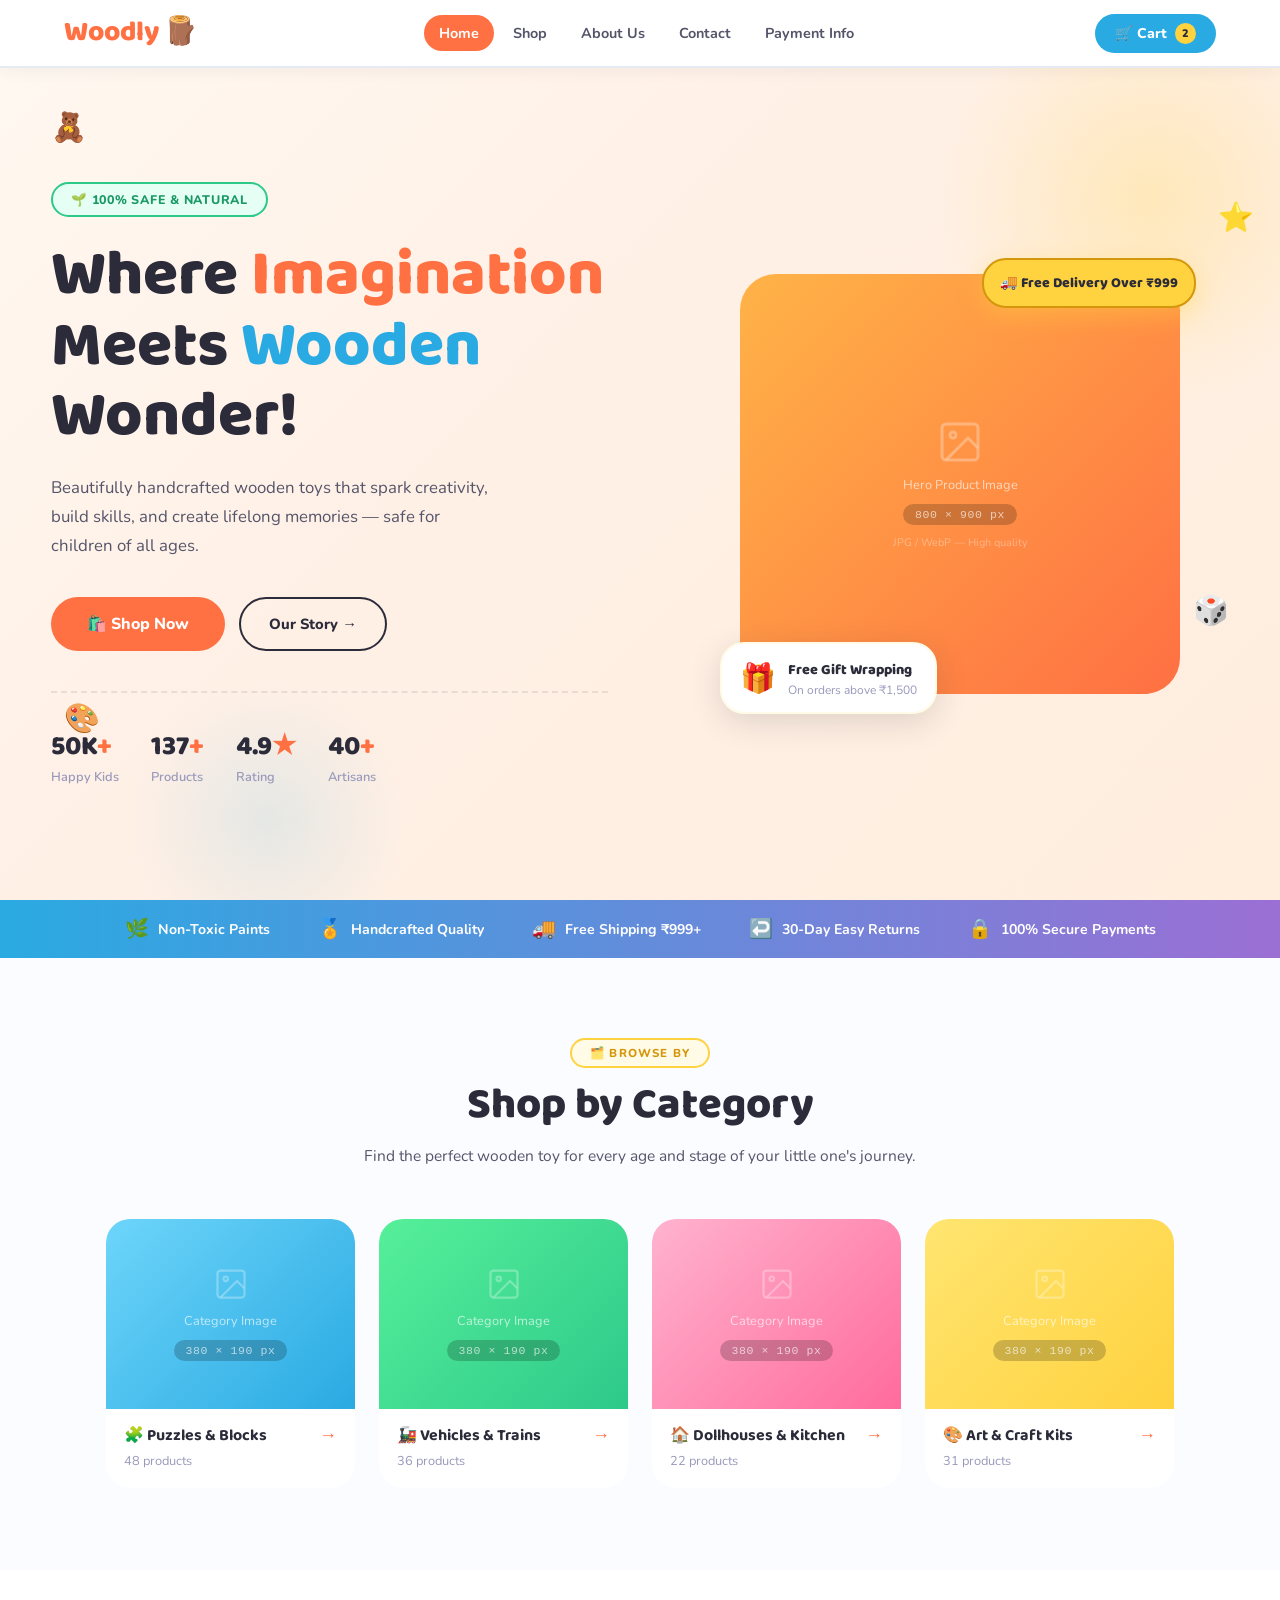
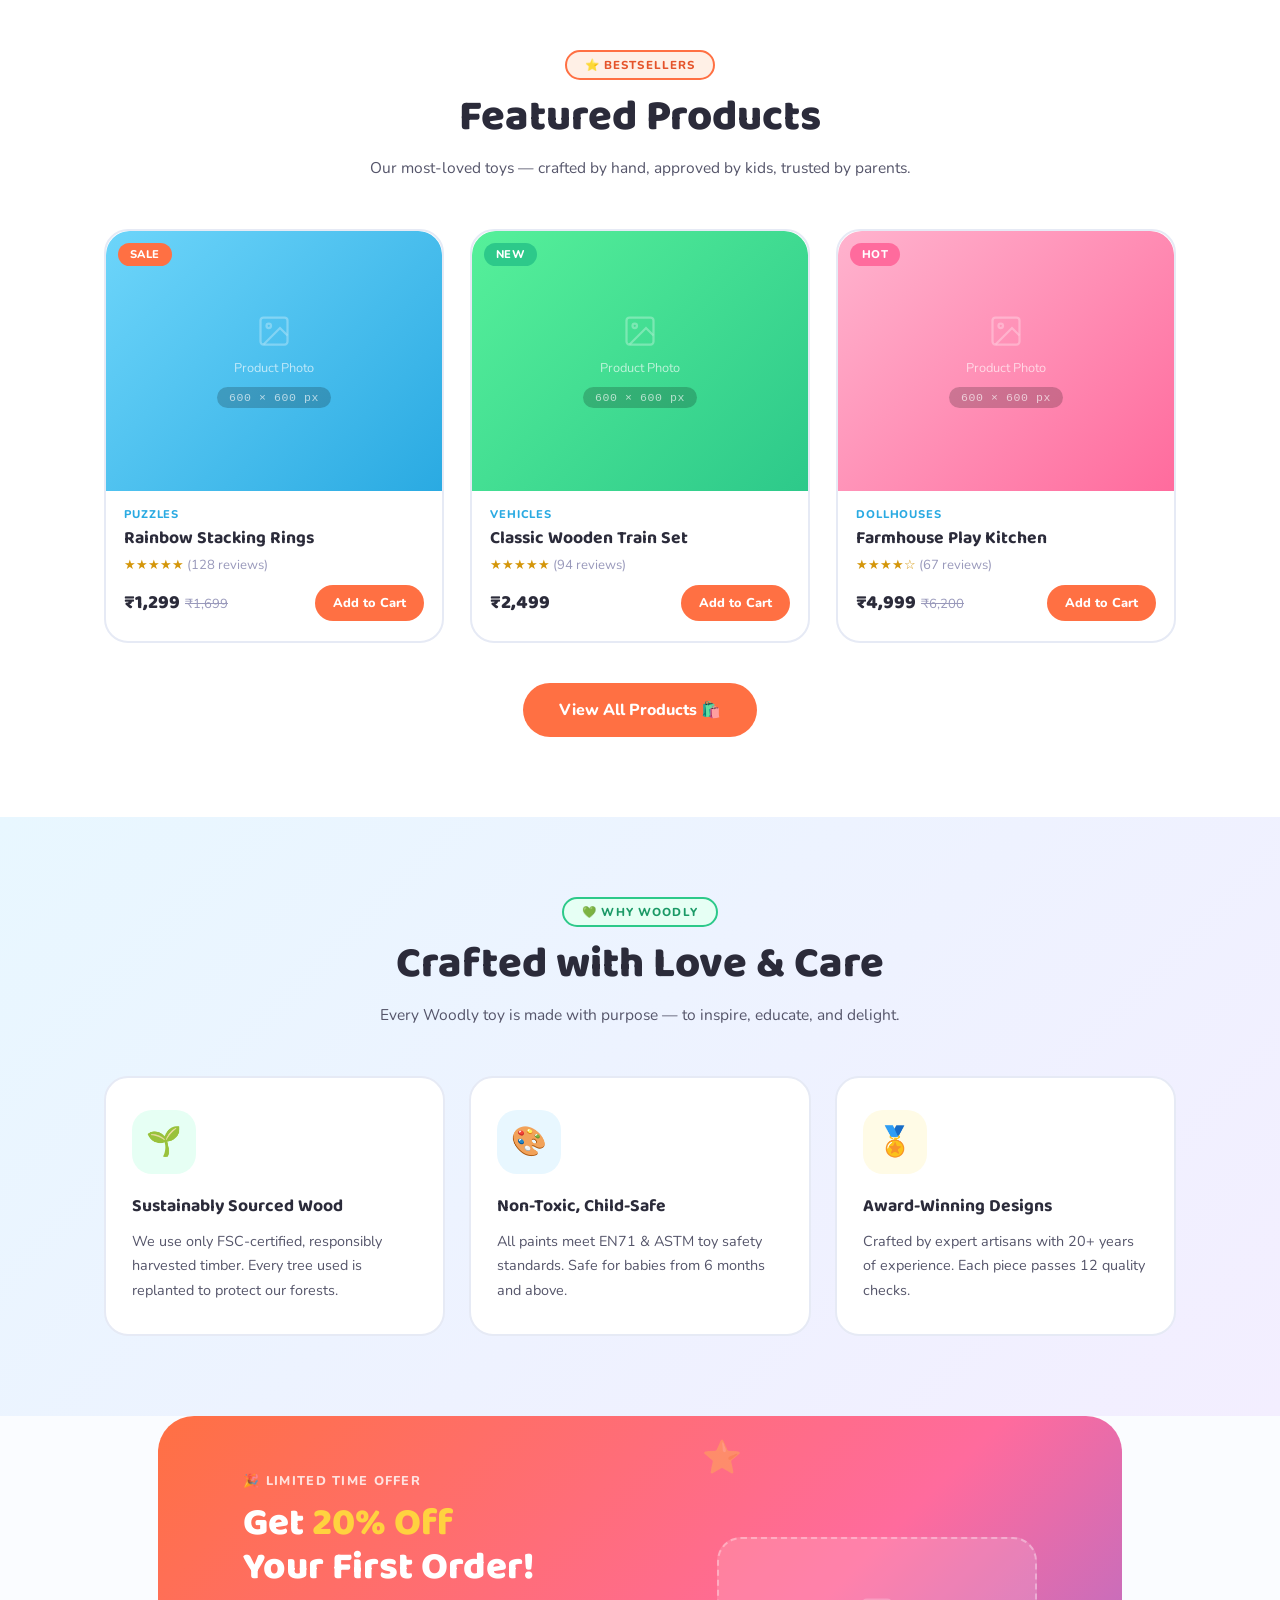
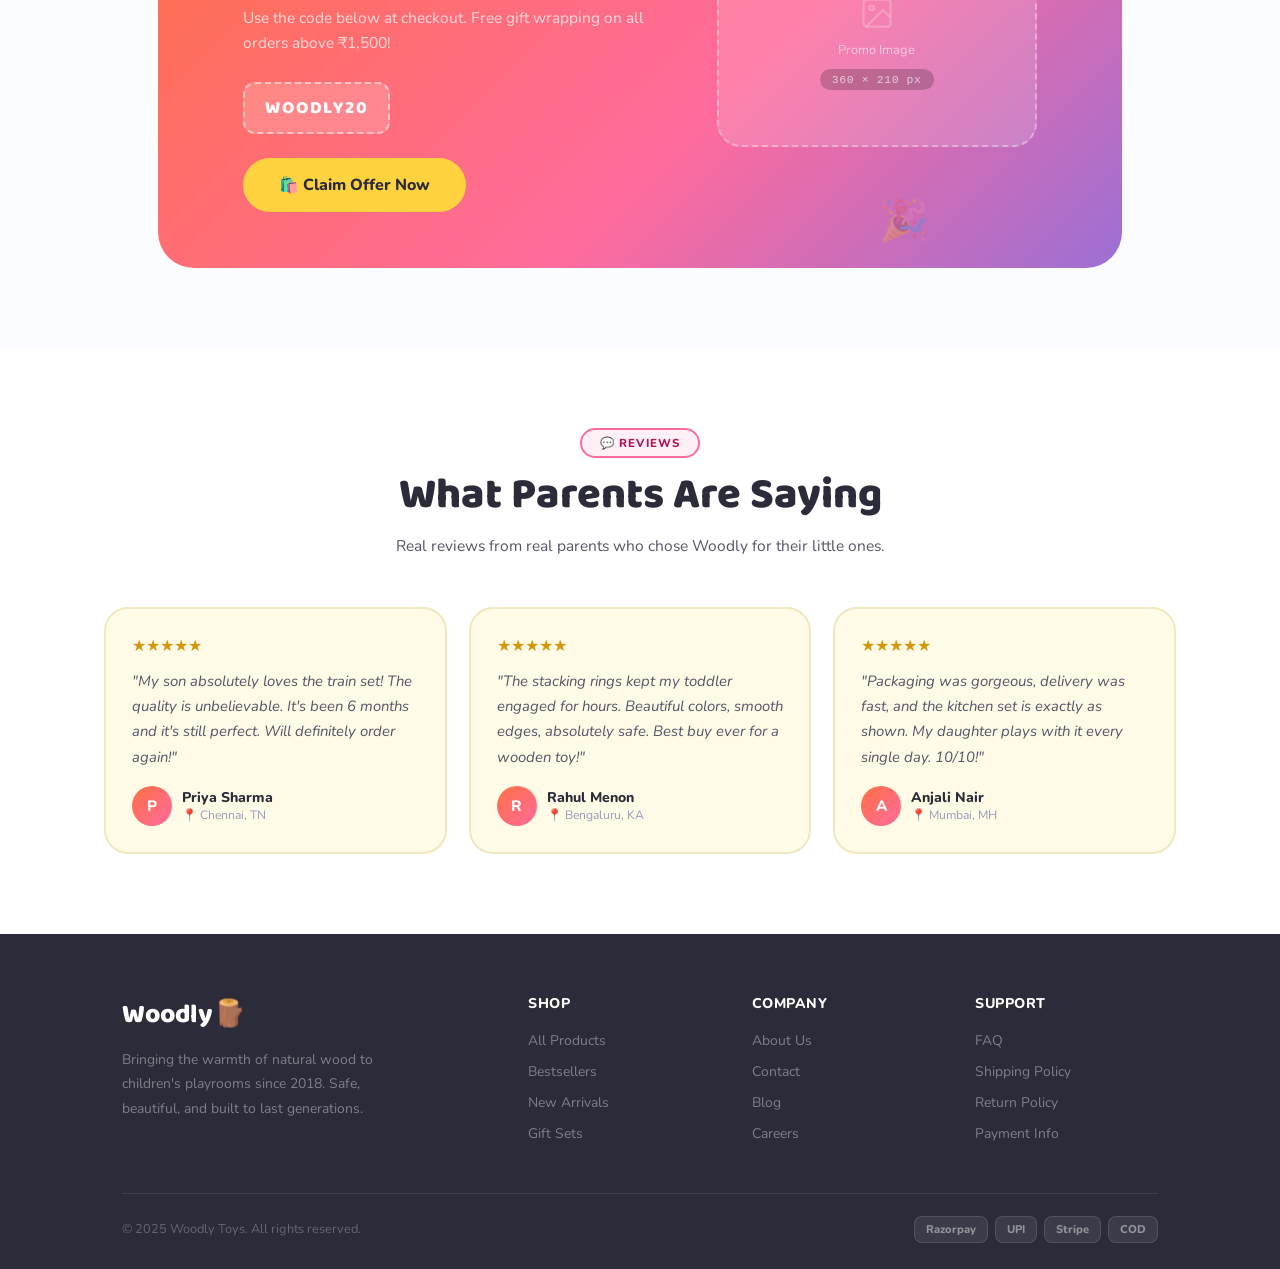
<file: index.html>
<!DOCTYPE html>
<html lang="en">
<head>
<meta charset="UTF-8"><meta name="viewport" content="width=device-width,initial-scale=1.0">
<title>Woodly Toys — Handcrafted Wooden Toys for Kids</title>
<link rel="stylesheet" href="style.css">
<style>
/* ── HERO ── */
.hero{
  min-height:calc(100vh - 68px);margin-top:68px;
  display:grid;grid-template-columns:1fr 1fr;
  background:linear-gradient(135deg,#FFF8F0 0%,#FFF0E6 40%,#FFEEDE 100%);
  position:relative;overflow:hidden;
}
.hero::before{
  content:'';position:absolute;top:-80px;right:-80px;
  width:420px;height:420px;border-radius:50%;
  background:radial-gradient(circle,rgba(255,210,63,.25),transparent 70%);
}
.hero::after{
  content:'';position:absolute;bottom:-60px;left:10%;
  width:280px;height:280px;border-radius:50%;
  background:radial-gradient(circle,rgba(42,170,226,.12),transparent 70%);
}
.hero-left{
  display:flex;flex-direction:column;justify-content:center;
  padding:60px 5% 60px 8%;position:relative;z-index:2;
}
.hero-badge{
  display:inline-flex;align-items:center;gap:8px;
  background:var(--mint);border:2px solid var(--green);
  color:var(--green-dark);padding:7px 18px;border-radius:50px;
  font-size:.78rem;font-weight:800;letter-spacing:.06em;
  text-transform:uppercase;margin-bottom:24px;width:fit-content;
}
.hero h1{
  font-family:'Baloo 2',cursive;
  font-size:clamp(2.4rem,5vw,4rem);
  font-weight:800;line-height:1.1;color:var(--text);margin-bottom:20px;
}
.hero h1 .line-orange{color:var(--orange);}
.hero h1 .line-blue{color:var(--blue);}
.hero-sub{font-size:1.05rem;color:var(--text-md);line-height:1.75;max-width:440px;margin-bottom:36px;}
.hero-btns{display:flex;gap:14px;flex-wrap:wrap;}
.hero-stats{
  display:flex;gap:32px;margin-top:40px;padding-top:32px;
  border-top:2px dashed rgba(43,43,58,.1);flex-wrap:wrap;
}
.hero-stat .num{font-family:'Baloo 2',cursive;font-size:1.7rem;font-weight:800;color:var(--text);}
.hero-stat .num span{color:var(--orange);}
.hero-stat .lbl{font-size:.8rem;color:var(--text-soft);font-weight:600;}

.hero-right{
  display:flex;align-items:center;justify-content:center;
  padding:40px 5%;position:relative;z-index:2;
}
.hero-img-stack{position:relative;width:100%;max-width:440px;}
.hero-main-img{width:100%;height:420px;border-radius:var(--radius-xl);}
.hero-float-card{
  position:absolute;bottom:-20px;left:-20px;
  background:#fff;border-radius:var(--radius-lg);
  padding:14px 18px;
  box-shadow:0 8px 32px rgba(43,43,58,.15);
  display:flex;align-items:center;gap:12px;
  border:2px solid var(--lemon);
}
.hero-float-card .ico{font-size:1.8rem;}
.hero-float-card h4{font-family:'Baloo 2',cursive;font-size:.9rem;font-weight:800;color:var(--text);}
.hero-float-card p{font-size:.75rem;color:var(--text-soft);}
.hero-float-card2{
  position:absolute;top:-16px;right:-16px;
  background:var(--yellow);border-radius:var(--radius-lg);
  padding:12px 16px;box-shadow:0 8px 24px rgba(255,210,63,.4);
  border:2px solid var(--yellow-dark);
  font-family:'Baloo 2',cursive;font-weight:800;font-size:.88rem;color:var(--text);
  display:flex;align-items:center;gap:8px;
}
.decorations{position:absolute;inset:0;pointer-events:none;z-index:1;}
.deco{position:absolute;font-size:1.8rem;animation:float 3s ease-in-out infinite;}
.deco-1{top:12%;left:4%;animation-delay:0s;}
.deco-2{top:22%;right:2%;animation-delay:.5s;}
.deco-3{bottom:18%;left:5%;animation-delay:1s;}
.deco-4{bottom:30%;right:4%;animation-delay:1.5s;}
@keyframes float{0%,100%{transform:translateY(0) rotate(-5deg);}50%{transform:translateY(-12px) rotate(5deg);}}

/* ── CATEGORIES ── */
.categories{padding:80px 0;background:#FAFCFF;}
.cat-grid{display:grid;grid-template-columns:repeat(4,1fr);gap:20px;}
.cat-card{
  border-radius:var(--radius-lg);overflow:hidden;
  cursor:pointer;transition:all .3s;
  border:2px solid transparent;
}
.cat-card:hover{transform:translateY(-8px);border-color:var(--orange);box-shadow:0 16px 40px rgba(43,43,58,.12);}
.cat-img{width:100%;height:190px;border-radius:var(--radius-lg) var(--radius-lg) 0 0;}
.cat-body{padding:14px 18px 18px;background:#fff;border-radius:0 0 var(--radius-lg) var(--radius-lg);}
.cat-body h3{font-family:'Baloo 2',cursive;font-size:1rem;font-weight:700;color:var(--text);margin-bottom:4px;}
.cat-body p{font-size:.8rem;color:var(--text-soft);}
.cat-arrow{float:right;color:var(--orange);font-size:1.1rem;}

/* ── FEATURED ── */
.featured{padding:80px 0;background:#fff;}
.products-grid{display:grid;grid-template-columns:repeat(3,1fr);gap:26px;}

/* ── WHY US ── */
.why-us{padding:80px 0;background:linear-gradient(135deg,var(--sky) 0%,var(--lavender) 100%);}
.why-grid{display:grid;grid-template-columns:repeat(3,1fr);gap:24px;}
.why-card{
  background:#fff;border-radius:var(--radius-lg);
  padding:32px 26px;border:2px solid var(--border);
  transition:all .3s;
}
.why-card:hover{transform:translateY(-6px);box-shadow:0 12px 36px rgba(43,43,58,.1);border-color:var(--blue);}
.why-icon{
  width:64px;height:64px;border-radius:20px;
  display:flex;align-items:center;justify-content:center;
  font-size:1.8rem;margin-bottom:18px;
}
.why-card h3{font-family:'Baloo 2',cursive;font-size:1.1rem;font-weight:700;color:var(--text);margin-bottom:9px;}
.why-card p{font-size:.9rem;color:var(--text-md);line-height:1.7;}

/* ── PROMO BANNER ── */
.promo-banner{
  margin:0 5% 80px;border-radius:var(--radius-xl);
  background:linear-gradient(135deg,var(--orange) 0%,var(--pink) 60%,var(--purple) 100%);
  padding:56px 8%;
  display:grid;grid-template-columns:1fr 320px;gap:40px;align-items:center;
  overflow:hidden;position:relative;
}
.promo-banner::before{
  content:'⭐';position:absolute;right:380px;top:20px;font-size:2rem;opacity:.3;
}
.promo-banner::after{
  content:'🎉';position:absolute;right:20%;bottom:20px;font-size:2.5rem;opacity:.25;
}
.promo-text .promo-lbl{color:rgba(255,255,255,.8);font-size:.8rem;font-weight:800;letter-spacing:.1em;text-transform:uppercase;margin-bottom:12px;}
.promo-text h2{font-family:'Baloo 2',cursive;font-size:2.4rem;font-weight:800;color:#fff;line-height:1.15;margin-bottom:14px;}
.promo-text h2 em{color:var(--yellow);font-style:normal;}
.promo-text p{color:rgba(255,255,255,.75);font-size:.97rem;line-height:1.65;margin-bottom:26px;}
.promo-code{
  display:inline-block;background:rgba(255,255,255,.18);
  border:2px dashed rgba(255,255,255,.5);
  border-radius:12px;padding:10px 20px;
  font-family:'Baloo 2',cursive;font-size:1.1rem;font-weight:800;
  color:#fff;letter-spacing:.1em;margin-bottom:24px;
}
.promo-img{height:210px;border-radius:var(--radius-lg);border:2px dashed rgba(255,255,255,.3);}

/* ── TESTIMONIALS ── */
.testimonials{padding:80px 0;background:#fff;}
.testi-grid{display:grid;grid-template-columns:repeat(3,1fr);gap:22px;}
.testi-card{
  background:var(--lemon);border-radius:var(--radius-lg);
  padding:26px;border:2px solid #F0E8C0;transition:all .3s;
}
.testi-card:hover{transform:translateY(-4px);box-shadow:0 10px 30px rgba(43,43,58,.1);}
.testi-stars{color:var(--yellow-dark);font-size:1rem;margin-bottom:12px;}
.testi-text{font-size:.93rem;color:var(--text-md);line-height:1.7;margin-bottom:16px;font-style:italic;}
.testi-author{display:flex;align-items:center;gap:10px;}
.testi-avatar{
  width:40px;height:40px;border-radius:50%;
  background:linear-gradient(135deg,var(--orange),var(--pink));
  display:flex;align-items:center;justify-content:center;
  color:#fff;font-weight:800;font-size:.95rem;
}
.testi-name{font-weight:800;font-size:.88rem;color:var(--text);}
.testi-loc{font-size:.76rem;color:var(--text-soft);}

@media(max-width:960px){
  .hero{grid-template-columns:1fr;}
  .hero-right{display:none;}
  .cat-grid{grid-template-columns:repeat(2,1fr);}
  .products-grid{grid-template-columns:repeat(2,1fr);}
  .why-grid{grid-template-columns:repeat(2,1fr);}
  .testi-grid{grid-template-columns:1fr 1fr;}
  .promo-banner{grid-template-columns:1fr;}
  .promo-img{display:none;}
}
@media(max-width:640px){
  .cat-grid,.products-grid,.why-grid,.testi-grid{grid-template-columns:1fr;}
}
</style>
</head>
<body>

<!-- NAVBAR -->
<nav class="navbar">
  <a href="index.html" class="nav-logo">Woodly<span class="accent">🪵</span></a>
  <ul class="nav-links">
    <li><a href="index.html" class="active">Home</a></li>
    <li><a href="shop.html">Shop</a></li>
    <li><a href="about.html">About Us</a></li>
    <li><a href="contact.html">Contact</a></li>
    <li><a href="payment-guide.html">Payment Info</a></li>
  </ul>
  <div class="nav-right">
    <a href="cart.html" class="btn-nav-cart">🛒 Cart <span class="cart-badge">2</span></a>
    <button class="hamburger" onclick="toggleMenu()"><span></span><span></span><span></span></button>
  </div>
</nav>
<div class="mob-menu" id="mobMenu">
  <a href="index.html">🏠 Home</a>
  <a href="shop.html">🛍️ Shop</a>
  <a href="about.html">ℹ️ About Us</a>
  <a href="contact.html">📬 Contact</a>
  <a href="payment-guide.html">💳 Payment Info</a>
  <a href="cart.html">🛒 Cart (2)</a>
</div>

<!-- DECORATIONS -->
<div class="decorations">
  <span class="deco deco-1">🧸</span>
  <span class="deco deco-2">⭐</span>
  <span class="deco deco-3">🎨</span>
  <span class="deco deco-4">🎲</span>
</div>

<!-- HERO -->
<section class="hero">
  <div class="hero-left anim-up">
    <div class="hero-badge">🌱 100% Safe &amp; Natural</div>
    <h1>
      Where <span class="line-orange">Imagination</span><br>
      Meets <span class="line-blue">Wooden</span><br>
      Wonder!
    </h1>
    <p class="hero-sub">Beautifully handcrafted wooden toys that spark creativity, build skills, and create lifelong memories — safe for children of all ages.</p>
    <div class="hero-btns">
      <a href="shop.html" class="btn btn-orange btn-lg">🛍️ Shop Now</a>
      <a href="about.html" class="btn btn-outline">Our Story →</a>
    </div>
    <div class="hero-stats">
      <div class="hero-stat"><div class="num">50K<span>+</span></div><div class="lbl">Happy Kids</div></div>
      <div class="hero-stat"><div class="num">137<span>+</span></div><div class="lbl">Products</div></div>
      <div class="hero-stat"><div class="num">4.9<span>★</span></div><div class="lbl">Rating</div></div>
      <div class="hero-stat"><div class="num">40<span>+</span></div><div class="lbl">Artisans</div></div>
    </div>
  </div>
  <div class="hero-right">
    <div class="hero-img-stack anim-up-2">
      <div class="img-ph orange hero-main-img">
        <svg width="48" height="48" fill="none" stroke="currentColor" stroke-width="1.5" viewBox="0 0 24 24"><rect x="3" y="3" width="18" height="18" rx="2"/><circle cx="8.5" cy="8.5" r="1.5"/><path d="m21 15-5-5L5 21"/></svg>
        Hero Product Image
        <span class="dim">800 × 900 px</span>
        <span class="hint">JPG / WebP — High quality</span>
      </div>
      <div class="hero-float-card">
        <div class="ico">🎁</div>
        <div><h4>Free Gift Wrapping</h4><p>On orders above ₹1,500</p></div>
      </div>
      <div class="hero-float-card2">🚚 Free Delivery Over ₹999</div>
    </div>
  </div>
</section>

<!-- TRUST BAR -->
<div class="trust-bar">
  <div class="trust-item"><span class="ico">🌿</span> Non-Toxic Paints</div>
  <div class="trust-item"><span class="ico">🏅</span> Handcrafted Quality</div>
  <div class="trust-item"><span class="ico">🚚</span> Free Shipping ₹999+</div>
  <div class="trust-item"><span class="ico">↩️</span> 30-Day Easy Returns</div>
  <div class="trust-item"><span class="ico">🔒</span> 100% Secure Payments</div>
</div>

<!-- CATEGORIES -->
<section class="categories">
  <div class="container">
    <div class="sec-head">
      <span class="sec-tag yellow">🗂️ Browse By</span>
      <h2>Shop by Category</h2>
      <p>Find the perfect wooden toy for every age and stage of your little one's journey.</p>
    </div>
    <div class="cat-grid">
      <a href="shop.html" class="cat-card">
        <div class="img-ph blue cat-img">
          <svg width="36" height="36" fill="none" stroke="currentColor" stroke-width="1.5" viewBox="0 0 24 24"><rect x="3" y="3" width="18" height="18" rx="2"/><circle cx="8.5" cy="8.5" r="1.5"/><path d="m21 15-5-5L5 21"/></svg>
          Category Image <span class="dim">380 × 190 px</span>
        </div>
        <div class="cat-body">
          <span class="cat-arrow">→</span>
          <h3>🧩 Puzzles &amp; Blocks</h3>
          <p>48 products</p>
        </div>
      </a>
      <a href="shop.html" class="cat-card">
        <div class="img-ph green cat-img">
          <svg width="36" height="36" fill="none" stroke="currentColor" stroke-width="1.5" viewBox="0 0 24 24"><rect x="3" y="3" width="18" height="18" rx="2"/><circle cx="8.5" cy="8.5" r="1.5"/><path d="m21 15-5-5L5 21"/></svg>
          Category Image <span class="dim">380 × 190 px</span>
        </div>
        <div class="cat-body">
          <span class="cat-arrow">→</span>
          <h3>🚂 Vehicles &amp; Trains</h3>
          <p>36 products</p>
        </div>
      </a>
      <a href="shop.html" class="cat-card">
        <div class="img-ph pink cat-img">
          <svg width="36" height="36" fill="none" stroke="currentColor" stroke-width="1.5" viewBox="0 0 24 24"><rect x="3" y="3" width="18" height="18" rx="2"/><circle cx="8.5" cy="8.5" r="1.5"/><path d="m21 15-5-5L5 21"/></svg>
          Category Image <span class="dim">380 × 190 px</span>
        </div>
        <div class="cat-body">
          <span class="cat-arrow">→</span>
          <h3>🏠 Dollhouses &amp; Kitchen</h3>
          <p>22 products</p>
        </div>
      </a>
      <a href="shop.html" class="cat-card">
        <div class="img-ph yellow cat-img">
          <svg width="36" height="36" fill="none" stroke="currentColor" stroke-width="1.5" viewBox="0 0 24 24"><rect x="3" y="3" width="18" height="18" rx="2"/><circle cx="8.5" cy="8.5" r="1.5"/><path d="m21 15-5-5L5 21"/></svg>
          Category Image <span class="dim">380 × 190 px</span>
        </div>
        <div class="cat-body">
          <span class="cat-arrow">→</span>
          <h3>🎨 Art &amp; Craft Kits</h3>
          <p>31 products</p>
        </div>
      </a>
    </div>
  </div>
</section>

<!-- FEATURED PRODUCTS -->
<section class="featured">
  <div class="container">
    <div class="sec-head">
      <span class="sec-tag orange">⭐ Bestsellers</span>
      <h2>Featured Products</h2>
      <p>Our most-loved toys — crafted by hand, approved by kids, trusted by parents.</p>
    </div>
    <div class="products-grid">
      <div class="product-card">
        <div class="p-img-wrap">
          <div class="img-ph blue" style="height:260px;border-radius:var(--radius-lg) var(--radius-lg) 0 0;">
            <svg width="36" height="36" fill="none" stroke="currentColor" stroke-width="1.5" viewBox="0 0 24 24"><rect x="3" y="3" width="18" height="18" rx="2"/><circle cx="8.5" cy="8.5" r="1.5"/><path d="m21 15-5-5L5 21"/></svg>
            Product Photo <span class="dim">600 × 600 px</span>
          </div>
          <span class="p-badge sale">SALE</span>
        </div>
        <div class="p-info">
          <div class="p-cat">Puzzles</div>
          <div class="p-name">Rainbow Stacking Rings</div>
          <div class="p-stars">★★★★★ <span>(128 reviews)</span></div>
          <div class="p-footer">
            <div><span class="p-price">₹1,299</span><span class="p-price-old">₹1,699</span></div>
            <button class="btn-addcart">Add to Cart</button>
          </div>
        </div>
      </div>
      <div class="product-card">
        <div class="p-img-wrap">
          <div class="img-ph green" style="height:260px;border-radius:var(--radius-lg) var(--radius-lg) 0 0;">
            <svg width="36" height="36" fill="none" stroke="currentColor" stroke-width="1.5" viewBox="0 0 24 24"><rect x="3" y="3" width="18" height="18" rx="2"/><circle cx="8.5" cy="8.5" r="1.5"/><path d="m21 15-5-5L5 21"/></svg>
            Product Photo <span class="dim">600 × 600 px</span>
          </div>
          <span class="p-badge new">NEW</span>
        </div>
        <div class="p-info">
          <div class="p-cat">Vehicles</div>
          <div class="p-name">Classic Wooden Train Set</div>
          <div class="p-stars">★★★★★ <span>(94 reviews)</span></div>
          <div class="p-footer">
            <div><span class="p-price">₹2,499</span></div>
            <button class="btn-addcart">Add to Cart</button>
          </div>
        </div>
      </div>
      <div class="product-card">
        <div class="p-img-wrap">
          <div class="img-ph pink" style="height:260px;border-radius:var(--radius-lg) var(--radius-lg) 0 0;">
            <svg width="36" height="36" fill="none" stroke="currentColor" stroke-width="1.5" viewBox="0 0 24 24"><rect x="3" y="3" width="18" height="18" rx="2"/><circle cx="8.5" cy="8.5" r="1.5"/><path d="m21 15-5-5L5 21"/></svg>
            Product Photo <span class="dim">600 × 600 px</span>
          </div>
          <span class="p-badge hot">HOT</span>
        </div>
        <div class="p-info">
          <div class="p-cat">Dollhouses</div>
          <div class="p-name">Farmhouse Play Kitchen</div>
          <div class="p-stars">★★★★☆ <span>(67 reviews)</span></div>
          <div class="p-footer">
            <div><span class="p-price">₹4,999</span><span class="p-price-old">₹6,200</span></div>
            <button class="btn-addcart">Add to Cart</button>
          </div>
        </div>
      </div>
    </div>
    <div style="text-align:center;margin-top:40px;">
      <a href="shop.html" class="btn btn-orange btn-lg">View All Products 🛍️</a>
    </div>
  </div>
</section>

<!-- WHY US -->
<section class="why-us">
  <div class="container">
    <div class="sec-head">
      <span class="sec-tag green">💚 Why Woodly</span>
      <h2>Crafted with Love &amp; Care</h2>
      <p>Every Woodly toy is made with purpose — to inspire, educate, and delight.</p>
    </div>
    <div class="why-grid">
      <div class="why-card">
        <div class="why-icon" style="background:var(--mint);">🌱</div>
        <h3>Sustainably Sourced Wood</h3>
        <p>We use only FSC-certified, responsibly harvested timber. Every tree used is replanted to protect our forests.</p>
      </div>
      <div class="why-card">
        <div class="why-icon" style="background:var(--sky);">🎨</div>
        <h3>Non-Toxic, Child-Safe</h3>
        <p>All paints meet EN71 &amp; ASTM toy safety standards. Safe for babies from 6 months and above.</p>
      </div>
      <div class="why-card">
        <div class="why-icon" style="background:var(--lemon);">🏅</div>
        <h3>Award-Winning Designs</h3>
        <p>Crafted by expert artisans with 20+ years of experience. Each piece passes 12 quality checks.</p>
      </div>
    </div>
  </div>
</section>

<!-- PROMO BANNER -->
<div class="container">
  <div class="promo-banner">
    <div class="promo-text">
      <div class="promo-lbl">🎉 Limited Time Offer</div>
      <h2>Get <em>20% Off</em><br>Your First Order!</h2>
      <p>Use the code below at checkout. Free gift wrapping on all orders above ₹1,500!</p>
      <div class="promo-code">WOODLY20</div><br>
      <a href="shop.html" class="btn btn-yellow btn-lg">🛍️ Claim Offer Now</a>
    </div>
    <div class="img-ph promo-img" style="background:rgba(255,255,255,.15);border-radius:var(--radius-lg);border:2px dashed rgba(255,255,255,.35);">
      <svg width="36" height="36" fill="none" stroke="rgba(255,255,255,.5)" stroke-width="1.5" viewBox="0 0 24 24"><rect x="3" y="3" width="18" height="18" rx="2"/><circle cx="8.5" cy="8.5" r="1.5"/><path d="m21 15-5-5L5 21"/></svg>
      <span style="color:rgba(255,255,255,.6);font-size:.8rem;">Promo Image</span>
      <span class="dim">360 × 210 px</span>
    </div>
  </div>
</div>

<!-- TESTIMONIALS -->
<section class="testimonials">
  <div class="container">
    <div class="sec-head">
      <span class="sec-tag pink">💬 Reviews</span>
      <h2>What Parents Are Saying</h2>
      <p>Real reviews from real parents who chose Woodly for their little ones.</p>
    </div>
    <div class="testi-grid">
      <div class="testi-card">
        <div class="testi-stars">★★★★★</div>
        <p class="testi-text">"My son absolutely loves the train set! The quality is unbelievable. It's been 6 months and it's still perfect. Will definitely order again!"</p>
        <div class="testi-author"><div class="testi-avatar">P</div><div><div class="testi-name">Priya Sharma</div><div class="testi-loc">📍 Chennai, TN</div></div></div>
      </div>
      <div class="testi-card">
        <div class="testi-stars">★★★★★</div>
        <p class="testi-text">"The stacking rings kept my toddler engaged for hours. Beautiful colors, smooth edges, absolutely safe. Best buy ever for a wooden toy!"</p>
        <div class="testi-author"><div class="testi-avatar">R</div><div><div class="testi-name">Rahul Menon</div><div class="testi-loc">📍 Bengaluru, KA</div></div></div>
      </div>
      <div class="testi-card">
        <div class="testi-stars">★★★★★</div>
        <p class="testi-text">"Packaging was gorgeous, delivery was fast, and the kitchen set is exactly as shown. My daughter plays with it every single day. 10/10!"</p>
        <div class="testi-author"><div class="testi-avatar">A</div><div><div class="testi-name">Anjali Nair</div><div class="testi-loc">📍 Mumbai, MH</div></div></div>
      </div>
    </div>
  </div>
</section>

<!-- FOOTER -->
<footer>
  <div class="container">
    <div class="footer-grid">
      <div>
        <div class="footer-logo">Woodly<span>🪵</span></div>
        <p class="footer-desc">Bringing the warmth of natural wood to children's playrooms since 2018. Safe, beautiful, and built to last generations.</p>
      </div>
      <div>
        <h4>Shop</h4>
        <ul>
          <li><a href="shop.html">All Products</a></li>
          <li><a href="shop.html">Bestsellers</a></li>
          <li><a href="shop.html">New Arrivals</a></li>
          <li><a href="shop.html">Gift Sets</a></li>
        </ul>
      </div>
      <div>
        <h4>Company</h4>
        <ul>
          <li><a href="about.html">About Us</a></li>
          <li><a href="contact.html">Contact</a></li>
          <li><a href="#">Blog</a></li>
          <li><a href="#">Careers</a></li>
        </ul>
      </div>
      <div>
        <h4>Support</h4>
        <ul>
          <li><a href="#">FAQ</a></li>
          <li><a href="#">Shipping Policy</a></li>
          <li><a href="#">Return Policy</a></li>
          <li><a href="payment-guide.html">Payment Info</a></li>
        </ul>
      </div>
    </div>
    <div class="footer-bottom">
      <p>© 2025 Woodly Toys. All rights reserved.</p>
      <div class="pay-chips">
        <span class="pay-chip">Razorpay</span>
        <span class="pay-chip">UPI</span>
        <span class="pay-chip">Stripe</span>
        <span class="pay-chip">COD</span>
      </div>
    </div>
  </div>
</footer>

<script>
function toggleMenu(){
  document.getElementById('mobMenu').classList.toggle('open');
}
window.addEventListener('scroll',()=>{
  document.querySelector('.navbar').style.boxShadow = window.scrollY>20 ? '0 4px 24px rgba(43,43,58,.12)' : '';
});
</script>
</body>
</html>
</file>
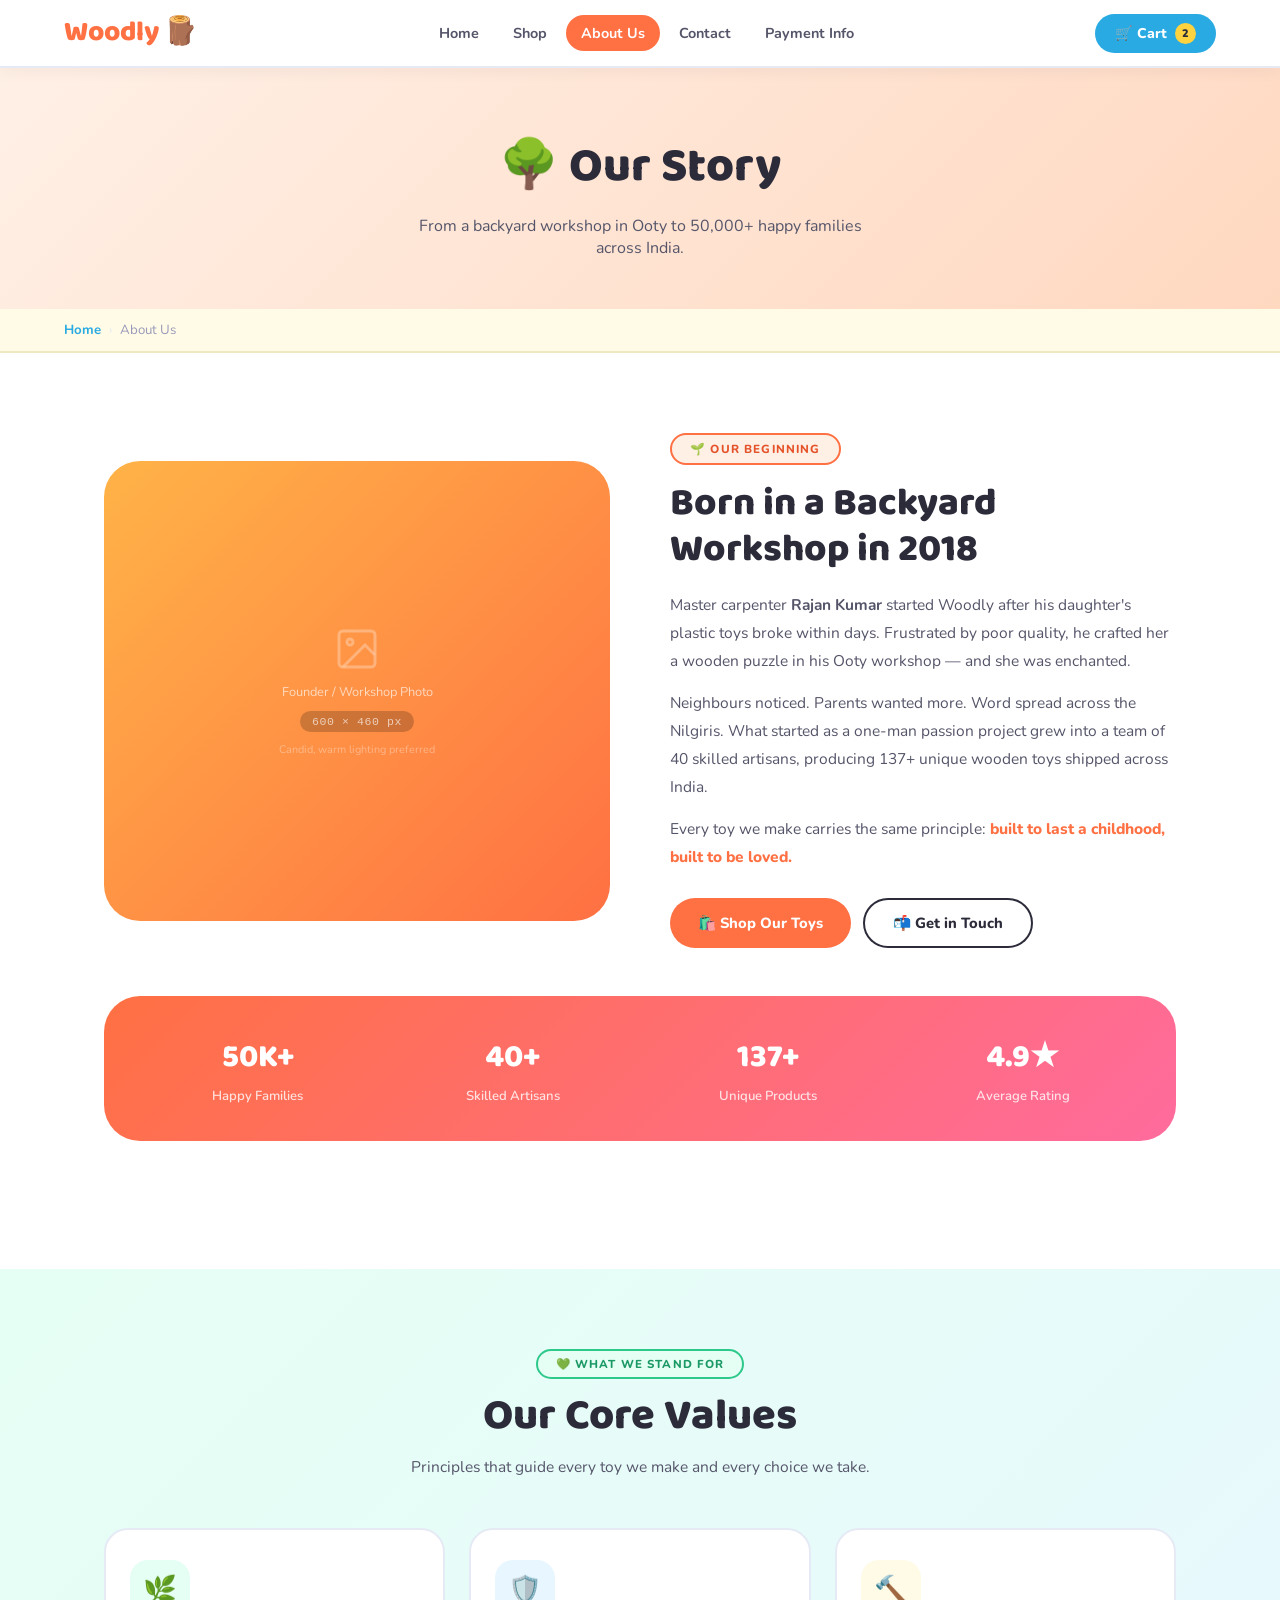
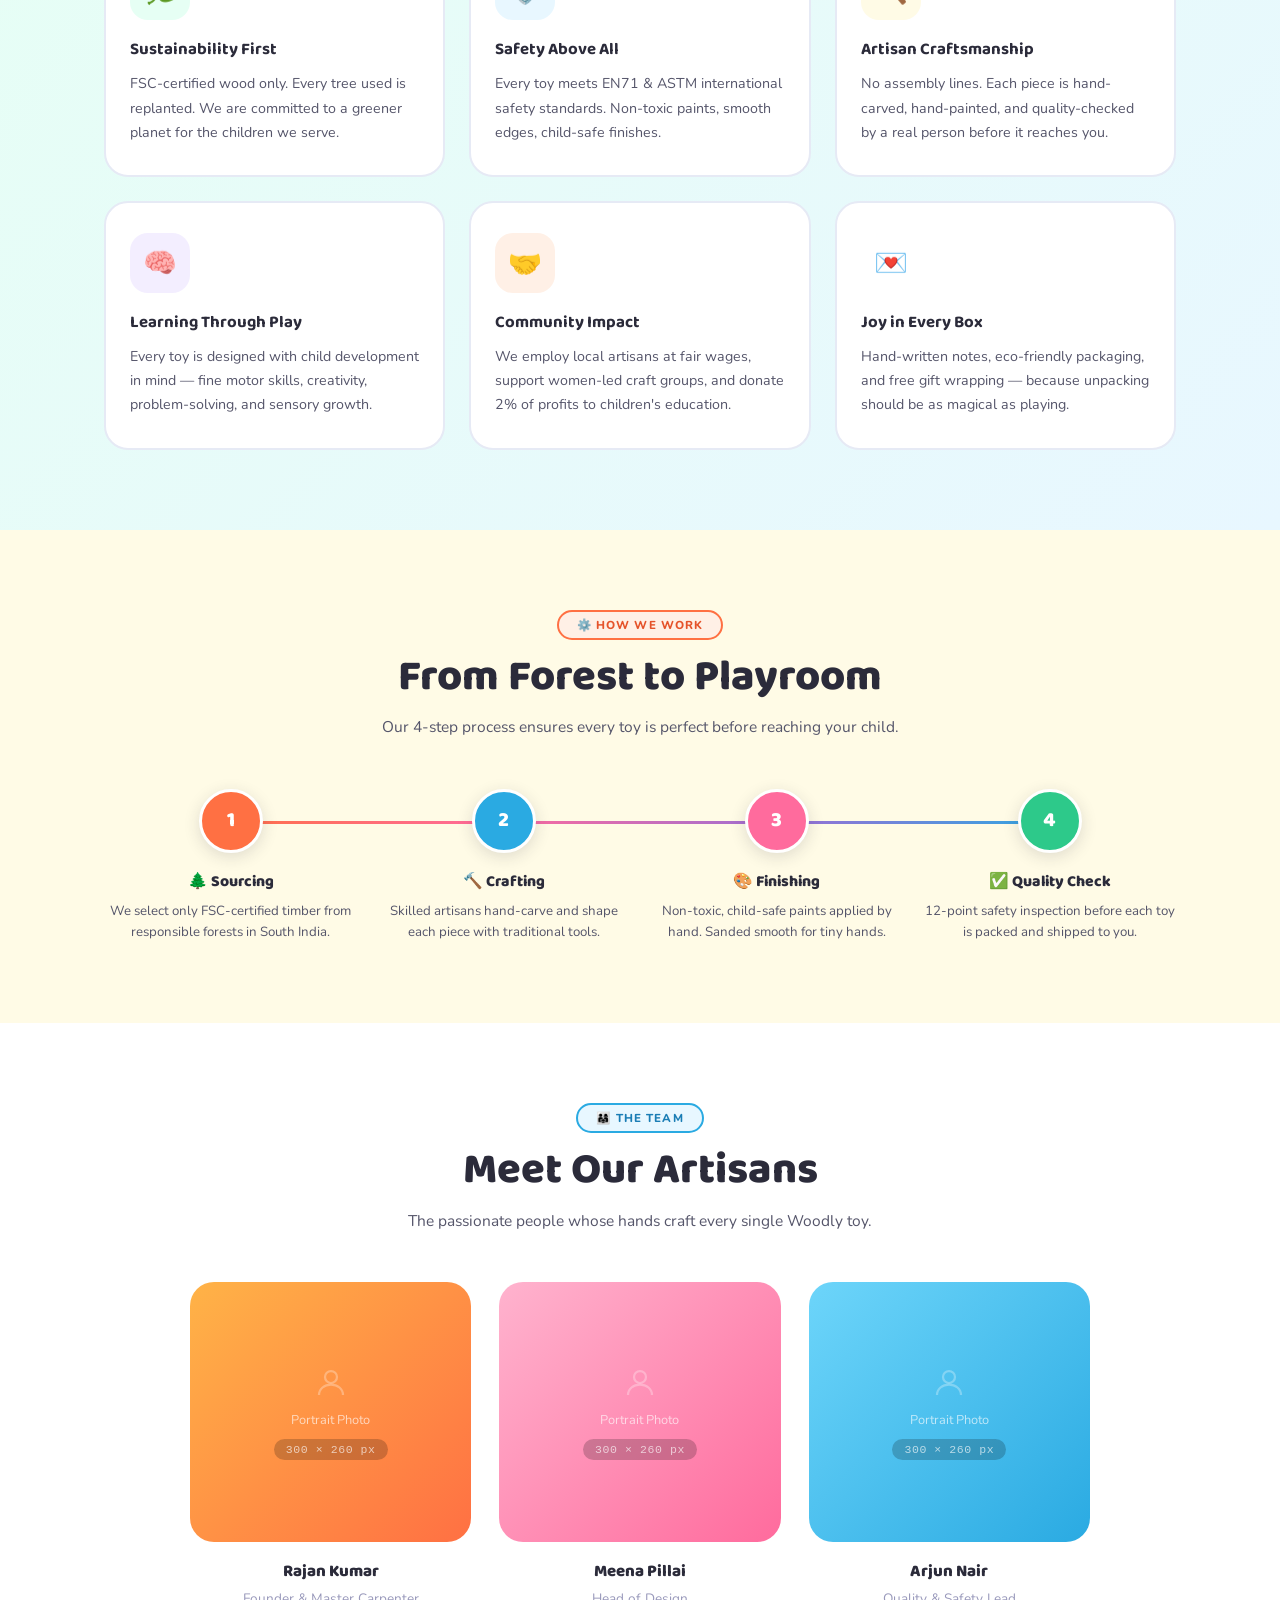
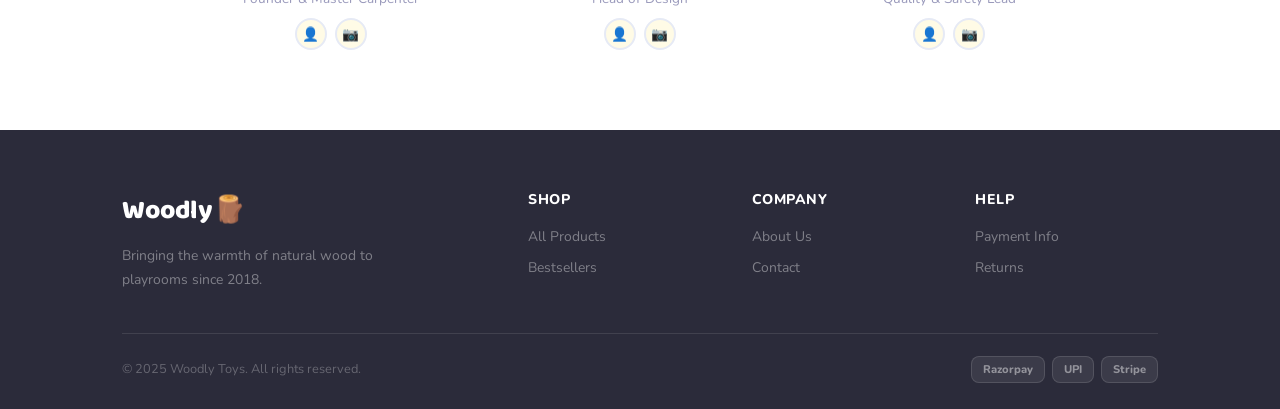
<file: about.html>
<!DOCTYPE html>
<html lang="en">
<head>
<meta charset="UTF-8"><meta name="viewport" content="width=device-width,initial-scale=1.0">
<title>About Us — Woodly Toys</title>
<link rel="stylesheet" href="style.css">
<style>
.page-hero{background:linear-gradient(135deg,var(--peach) 0%,#FFD8C0 100%);}
.about-story{padding:80px 0;background:#fff;}
.story-grid{display:grid;grid-template-columns:1fr 1fr;gap:60px;align-items:center;}
.story-img{height:460px;border-radius:var(--radius-xl);}
.story-text .tag{display:inline-block;padding:6px 18px;border-radius:50px;background:var(--peach);color:var(--orange-dark);border:2px solid var(--orange);font-size:.73rem;font-weight:800;letter-spacing:.1em;text-transform:uppercase;margin-bottom:16px;}
.story-text h2{font-family:'Baloo 2',cursive;font-size:clamp(1.8rem,3vw,2.6rem);font-weight:800;color:var(--text);line-height:1.2;margin-bottom:18px;}
.story-text p{color:var(--text-md);font-size:.97rem;line-height:1.8;margin-bottom:14px;}
.stats-row{display:grid;grid-template-columns:repeat(4,1fr);gap:20px;margin:48px 0;background:linear-gradient(135deg,var(--orange),var(--pink));border-radius:var(--radius-xl);padding:36px;}
.stat-box{text-align:center;}
.stat-box .num{font-family:'Baloo 2',cursive;font-size:2rem;font-weight:800;color:#fff;}
.stat-box .lbl{font-size:.82rem;color:rgba(255,255,255,.8);font-weight:600;margin-top:4px;}
.values-section{padding:80px 0;background:linear-gradient(135deg,var(--mint) 0%,var(--sky) 100%);}
.values-grid{display:grid;grid-template-columns:repeat(3,1fr);gap:24px;}
.value-card{background:#fff;border-radius:var(--radius-lg);padding:30px 24px;border:2px solid var(--border);transition:.3s;}
.value-card:hover{transform:translateY(-6px);box-shadow:0 12px 36px rgba(43,43,58,.1);}
.value-icon{width:60px;height:60px;border-radius:18px;display:flex;align-items:center;justify-content:center;font-size:1.7rem;margin-bottom:16px;}
.value-card h3{font-family:'Baloo 2',cursive;font-size:1.05rem;font-weight:700;color:var(--text);margin-bottom:9px;}
.value-card p{font-size:.89rem;color:var(--text-md);line-height:1.7;}
.team-section{padding:80px 0;background:#fff;}
.team-grid{display:grid;grid-template-columns:repeat(3,1fr);gap:28px;max-width:900px;margin:0 auto;}
.team-card{text-align:center;}
.team-img{width:100%;height:260px;border-radius:var(--radius-lg);margin-bottom:16px;}
.team-card h3{font-family:'Baloo 2',cursive;font-size:1.05rem;font-weight:800;color:var(--text);}
.team-card p{font-size:.85rem;color:var(--text-soft);margin-top:4px;}
.team-card .social{margin-top:10px;display:flex;justify-content:center;gap:8px;}
.team-card .social a{width:32px;height:32px;border-radius:50%;background:var(--lemon);border:2px solid var(--border);display:flex;align-items:center;justify-content:center;font-size:.85rem;transition:.2s;}
.team-card .social a:hover{background:var(--orange);border-color:var(--orange);}
.process-section{padding:80px 0;background:var(--lemon);}
.process-steps{display:grid;grid-template-columns:repeat(4,1fr);gap:20px;position:relative;}
.process-steps::before{content:'';position:absolute;top:32px;left:10%;right:10%;height:3px;background:linear-gradient(90deg,var(--orange),var(--pink),var(--purple),var(--blue));border-radius:3px;z-index:0;}
.process-step{text-align:center;position:relative;z-index:1;}
.process-num{width:64px;height:64px;border-radius:50%;display:flex;align-items:center;justify-content:center;font-family:'Baloo 2',cursive;font-size:1.3rem;font-weight:800;color:#fff;margin:0 auto 16px;border:3px solid #fff;box-shadow:0 4px 16px rgba(43,43,58,.15);}
.process-step h4{font-family:'Baloo 2',cursive;font-size:.98rem;font-weight:800;color:var(--text);margin-bottom:7px;}
.process-step p{font-size:.83rem;color:var(--text-md);line-height:1.6;}
@media(max-width:960px){
  .story-grid{grid-template-columns:1fr;}
  .story-img{height:300px;}
  .values-grid{grid-template-columns:1fr 1fr;}
  .team-grid{grid-template-columns:1fr 1fr;}
  .process-steps{grid-template-columns:1fr 1fr;}
  .process-steps::before{display:none;}
  .stats-row{grid-template-columns:repeat(2,1fr);}
}
@media(max-width:600px){
  .values-grid,.team-grid,.process-steps{grid-template-columns:1fr;}
  .stats-row{grid-template-columns:1fr 1fr;}
}
</style>
</head>
<body>
<nav class="navbar">
  <a href="index.html" class="nav-logo">Woodly<span class="accent">🪵</span></a>
  <ul class="nav-links">
    <li><a href="index.html">Home</a></li>
    <li><a href="shop.html">Shop</a></li>
    <li><a href="about.html" class="active">About Us</a></li>
    <li><a href="contact.html">Contact</a></li>
    <li><a href="payment-guide.html">Payment Info</a></li>
  </ul>
  <div class="nav-right">
    <a href="cart.html" class="btn-nav-cart">🛒 Cart <span class="cart-badge">2</span></a>
    <button class="hamburger" onclick="toggleMenu()"><span></span><span></span><span></span></button>
  </div>
</nav>
<div class="mob-menu" id="mobMenu">
  <a href="index.html">🏠 Home</a><a href="shop.html">🛍️ Shop</a><a href="about.html" class="active">ℹ️ About Us</a><a href="contact.html">📬 Contact</a><a href="payment-guide.html">💳 Payment Info</a>
</div>

<div class="page-hero">
  <h1>🌳 Our Story</h1>
  <p>From a backyard workshop in Ooty to 50,000+ happy families across India.</p>
</div>
<div class="breadcrumb"><a href="index.html">Home</a><span class="sep">›</span><span>About Us</span></div>

<!-- STORY -->
<section class="about-story">
  <div class="container">
    <div class="story-grid">
      <div class="story-img img-ph orange">
        <svg width="48" height="48" fill="none" stroke="currentColor" stroke-width="1.5" viewBox="0 0 24 24"><rect x="3" y="3" width="18" height="18" rx="2"/><circle cx="8.5" cy="8.5" r="1.5"/><path d="m21 15-5-5L5 21"/></svg>
        Founder / Workshop Photo
        <span class="dim">600 × 460 px</span>
        <span class="hint">Candid, warm lighting preferred</span>
      </div>
      <div class="story-text anim-up">
        <div class="tag">🌱 Our Beginning</div>
        <h2>Born in a Backyard Workshop in 2018</h2>
        <p>Master carpenter <strong>Rajan Kumar</strong> started Woodly after his daughter's plastic toys broke within days. Frustrated by poor quality, he crafted her a wooden puzzle in his Ooty workshop — and she was enchanted.</p>
        <p>Neighbours noticed. Parents wanted more. Word spread across the Nilgiris. What started as a one-man passion project grew into a team of 40 skilled artisans, producing 137+ unique wooden toys shipped across India.</p>
        <p>Every toy we make carries the same principle: <em style="color:var(--orange);font-style:normal;font-weight:800;">built to last a childhood, built to be loved.</em></p>
        <div style="margin-top:28px;display:flex;gap:12px;flex-wrap:wrap;">
          <a href="shop.html" class="btn btn-orange">🛍️ Shop Our Toys</a>
          <a href="contact.html" class="btn btn-outline">📬 Get in Touch</a>
        </div>
      </div>
    </div>

    <!-- STATS -->
    <div class="stats-row">
      <div class="stat-box"><div class="num">50K+</div><div class="lbl">Happy Families</div></div>
      <div class="stat-box"><div class="num">40+</div><div class="lbl">Skilled Artisans</div></div>
      <div class="stat-box"><div class="num">137+</div><div class="lbl">Unique Products</div></div>
      <div class="stat-box"><div class="num">4.9★</div><div class="lbl">Average Rating</div></div>
    </div>
  </div>
</section>

<!-- VALUES -->
<section class="values-section">
  <div class="container">
    <div class="sec-head">
      <span class="sec-tag green">💚 What We Stand For</span>
      <h2>Our Core Values</h2>
      <p>Principles that guide every toy we make and every choice we take.</p>
    </div>
    <div class="values-grid">
      <div class="value-card"><div class="value-icon" style="background:var(--mint);">🌿</div><h3>Sustainability First</h3><p>FSC-certified wood only. Every tree used is replanted. We are committed to a greener planet for the children we serve.</p></div>
      <div class="value-card"><div class="value-icon" style="background:var(--sky);">🛡️</div><h3>Safety Above All</h3><p>Every toy meets EN71 &amp; ASTM international safety standards. Non-toxic paints, smooth edges, child-safe finishes.</p></div>
      <div class="value-card"><div class="value-icon" style="background:var(--lemon);">🔨</div><h3>Artisan Craftsmanship</h3><p>No assembly lines. Each piece is hand-carved, hand-painted, and quality-checked by a real person before it reaches you.</p></div>
      <div class="value-card"><div class="value-icon" style="background:var(--lavender);">🧠</div><h3>Learning Through Play</h3><p>Every toy is designed with child development in mind — fine motor skills, creativity, problem-solving, and sensory growth.</p></div>
      <div class="value-card"><div class="value-icon" style="background:var(--peach);">🤝</div><h3>Community Impact</h3><p>We employ local artisans at fair wages, support women-led craft groups, and donate 2% of profits to children's education.</p></div>
      <div class="value-card"><div class="value-icon" style="background:#FFF0F6);">💌</div><h3>Joy in Every Box</h3><p>Hand-written notes, eco-friendly packaging, and free gift wrapping — because unpacking should be as magical as playing.</p></div>
    </div>
  </div>
</section>

<!-- PROCESS -->
<section class="process-section">
  <div class="container">
    <div class="sec-head">
      <span class="sec-tag orange">⚙️ How We Work</span>
      <h2>From Forest to Playroom</h2>
      <p>Our 4-step process ensures every toy is perfect before reaching your child.</p>
    </div>
    <div class="process-steps">
      <div class="process-step">
        <div class="process-num" style="background:var(--orange);">1</div>
        <h4>🌲 Sourcing</h4>
        <p>We select only FSC-certified timber from responsible forests in South India.</p>
      </div>
      <div class="process-step">
        <div class="process-num" style="background:var(--blue);">2</div>
        <h4>🔨 Crafting</h4>
        <p>Skilled artisans hand-carve and shape each piece with traditional tools.</p>
      </div>
      <div class="process-step">
        <div class="process-num" style="background:var(--pink);">3</div>
        <h4>🎨 Finishing</h4>
        <p>Non-toxic, child-safe paints applied by hand. Sanded smooth for tiny hands.</p>
      </div>
      <div class="process-step">
        <div class="process-num" style="background:var(--green);">4</div>
        <h4>✅ Quality Check</h4>
        <p>12-point safety inspection before each toy is packed and shipped to you.</p>
      </div>
    </div>
  </div>
</section>

<!-- TEAM -->
<section class="team-section">
  <div class="container">
    <div class="sec-head">
      <span class="sec-tag blue">👨‍👩‍👧 The Team</span>
      <h2>Meet Our Artisans</h2>
      <p>The passionate people whose hands craft every single Woodly toy.</p>
    </div>
    <div class="team-grid">
      <div class="team-card">
        <div class="team-img img-ph orange">
          <svg width="36" height="36" fill="none" stroke="currentColor" stroke-width="1.5" viewBox="0 0 24 24"><circle cx="12" cy="8" r="4"/><path d="M4 20c0-4 3.6-7 8-7s8 3 8 7"/></svg>
          Portrait Photo <span class="dim">300 × 260 px</span>
        </div>
        <h3>Rajan Kumar</h3>
        <p>Founder &amp; Master Carpenter</p>
        <div class="social"><a href="#">👤</a><a href="#">📷</a></div>
      </div>
      <div class="team-card">
        <div class="team-img img-ph pink">
          <svg width="36" height="36" fill="none" stroke="currentColor" stroke-width="1.5" viewBox="0 0 24 24"><circle cx="12" cy="8" r="4"/><path d="M4 20c0-4 3.6-7 8-7s8 3 8 7"/></svg>
          Portrait Photo <span class="dim">300 × 260 px</span>
        </div>
        <h3>Meena Pillai</h3>
        <p>Head of Design</p>
        <div class="social"><a href="#">👤</a><a href="#">📷</a></div>
      </div>
      <div class="team-card">
        <div class="team-img img-ph blue">
          <svg width="36" height="36" fill="none" stroke="currentColor" stroke-width="1.5" viewBox="0 0 24 24"><circle cx="12" cy="8" r="4"/><path d="M4 20c0-4 3.6-7 8-7s8 3 8 7"/></svg>
          Portrait Photo <span class="dim">300 × 260 px</span>
        </div>
        <h3>Arjun Nair</h3>
        <p>Quality &amp; Safety Lead</p>
        <div class="social"><a href="#">👤</a><a href="#">📷</a></div>
      </div>
    </div>
  </div>
</section>

<footer>
  <div class="container">
    <div class="footer-grid">
      <div><div class="footer-logo">Woodly<span>🪵</span></div><p class="footer-desc">Bringing the warmth of natural wood to playrooms since 2018.</p></div>
      <div><h4>Shop</h4><ul><li><a href="shop.html">All Products</a></li><li><a href="shop.html">Bestsellers</a></li></ul></div>
      <div><h4>Company</h4><ul><li><a href="about.html">About Us</a></li><li><a href="contact.html">Contact</a></li></ul></div>
      <div><h4>Help</h4><ul><li><a href="payment-guide.html">Payment Info</a></li><li><a href="#">Returns</a></li></ul></div>
    </div>
    <div class="footer-bottom"><p>© 2025 Woodly Toys. All rights reserved.</p><div class="pay-chips"><span class="pay-chip">Razorpay</span><span class="pay-chip">UPI</span><span class="pay-chip">Stripe</span></div></div>
  </div>
</footer>
<script>function toggleMenu(){document.getElementById('mobMenu').classList.toggle('open');}</script>
</body>
</html>
</file>
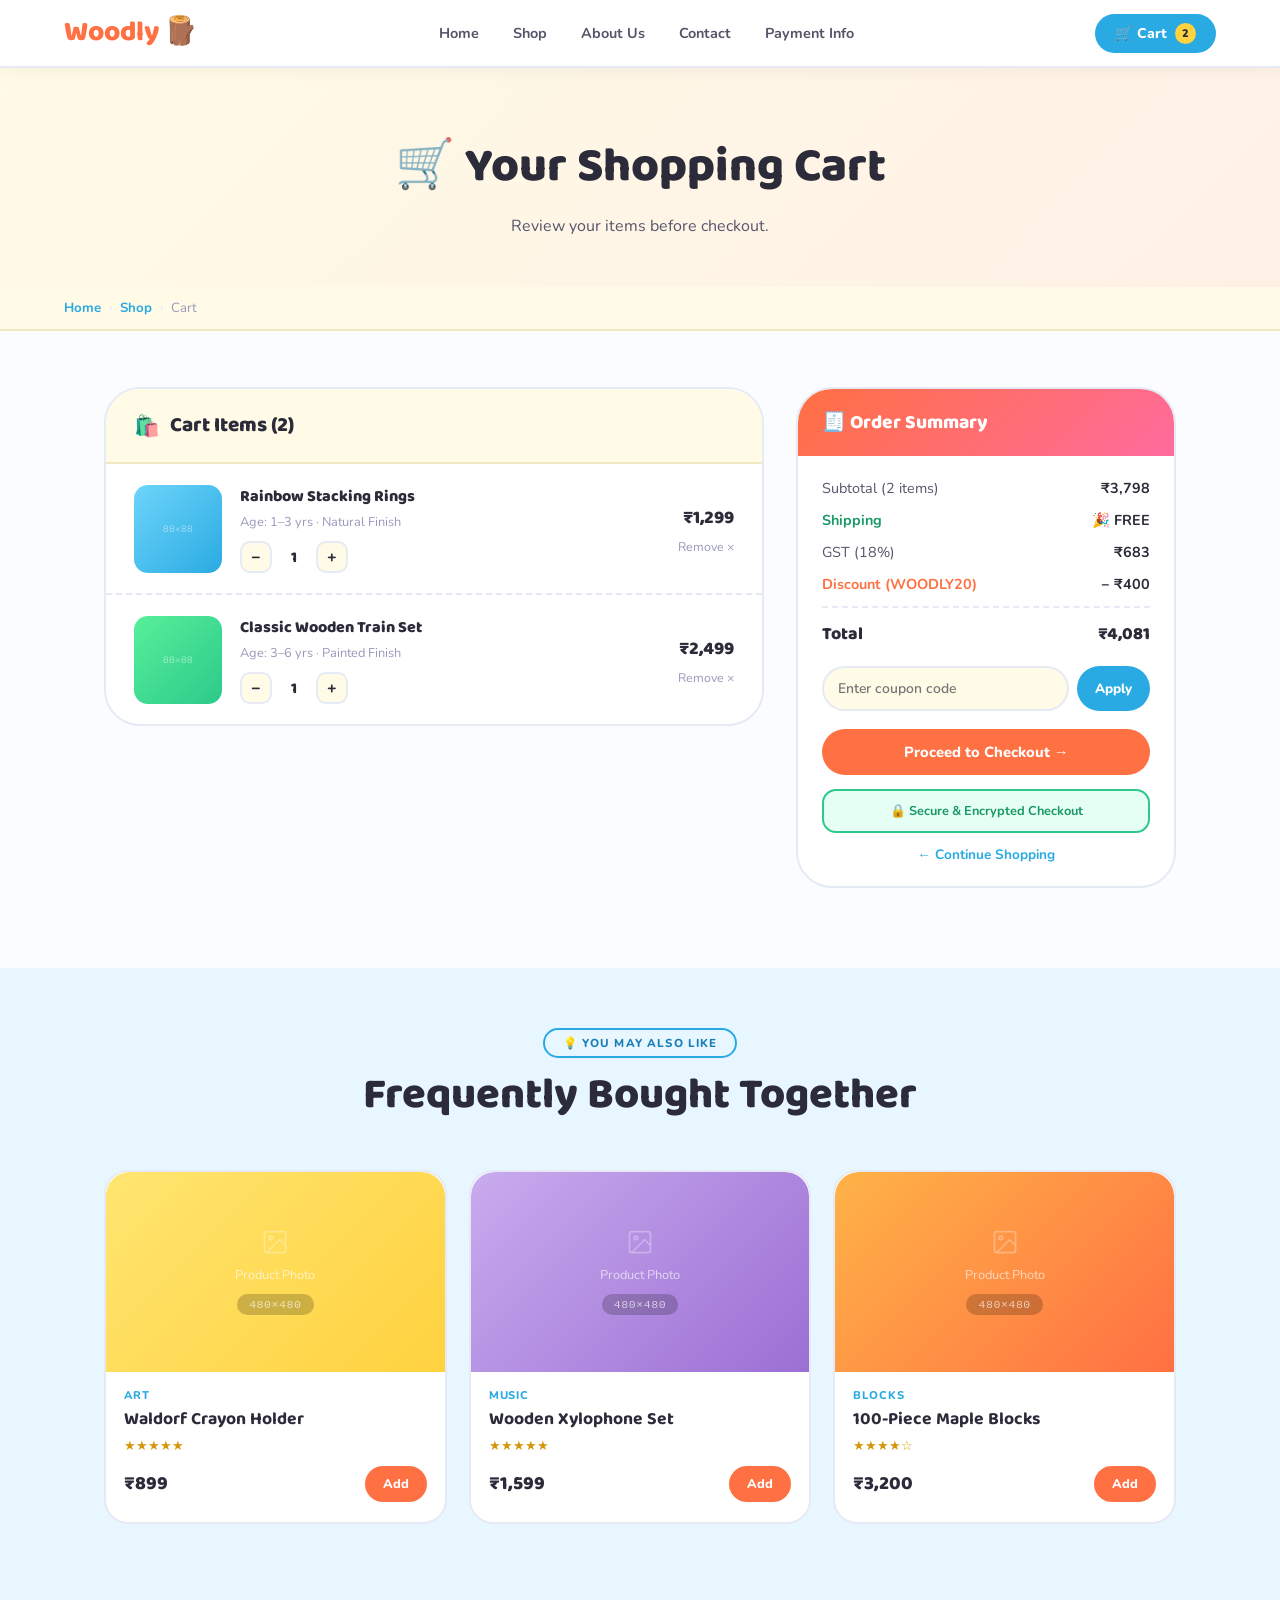
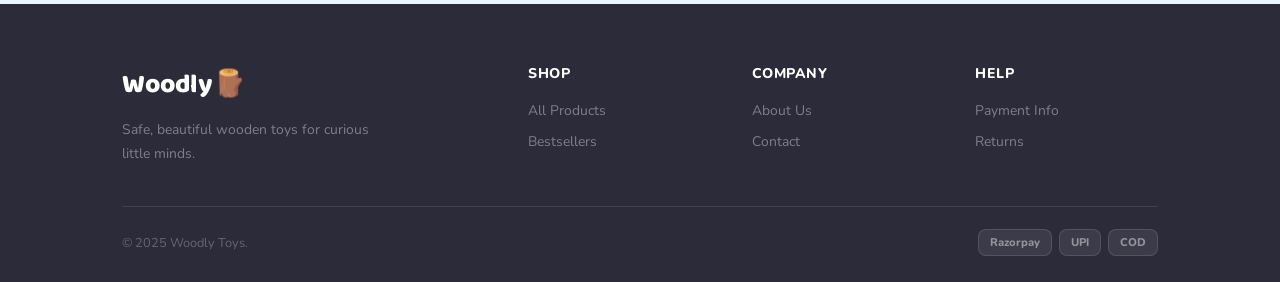
<file: cart.html>
<!DOCTYPE html>
<html lang="en">
<head>
<meta charset="UTF-8"><meta name="viewport" content="width=device-width,initial-scale=1.0">
<title>Your Cart — Woodly Toys</title>
<link rel="stylesheet" href="style.css">
<style>
.page-hero{background:linear-gradient(135deg,var(--lemon) 0%,var(--peach) 100%);}
.cart-section{padding:56px 0 80px;}
.cart-layout{display:grid;grid-template-columns:1fr 380px;gap:32px;align-items:start;}
.cart-box{background:#fff;border-radius:var(--radius-xl);border:2px solid var(--border);overflow:hidden;}
.cart-box-head{padding:20px 28px;background:var(--lemon);border-bottom:2px solid #F0E8C0;display:flex;align-items:center;gap:10px;}
.cart-box-head h2{font-family:'Baloo 2',cursive;font-size:1.3rem;font-weight:800;color:var(--text);}
.cart-item{display:grid;grid-template-columns:88px 1fr auto;gap:18px;align-items:center;padding:20px 28px;border-bottom:2px dashed var(--border);transition:.2s;}
.cart-item:last-child{border-bottom:none;}
.cart-item:hover{background:var(--lemon);}
.cart-thumb{width:88px;height:88px;border-radius:var(--radius);flex-shrink:0;}
.item-details h4{font-family:'Baloo 2',cursive;font-size:1rem;font-weight:800;color:var(--text);margin-bottom:4px;}
.item-details .item-meta{font-size:.8rem;color:var(--text-soft);margin-bottom:10px;}
.qty-row{display:flex;align-items:center;gap:10px;}
.qty-btn{width:32px;height:32px;border-radius:10px;border:2px solid var(--border);background:var(--lemon);cursor:pointer;font-size:1rem;font-weight:800;color:var(--text);display:flex;align-items:center;justify-content:center;transition:.2s;}
.qty-btn:hover{background:var(--orange);border-color:var(--orange);color:#fff;}
.qty-num{font-family:'Baloo 2',cursive;font-weight:800;font-size:.97rem;min-width:24px;text-align:center;}
.item-price-col{text-align:right;}
.item-price{font-family:'Baloo 2',cursive;font-size:1.15rem;font-weight:800;color:var(--text);}
.remove-link{font-size:.78rem;color:var(--text-soft);cursor:pointer;display:block;margin-top:5px;}
.remove-link:hover{color:var(--orange);}
.empty-cart{padding:60px 28px;text-align:center;}
.empty-cart .ico{font-size:3.5rem;margin-bottom:16px;}
.empty-cart h3{font-family:'Baloo 2',cursive;font-size:1.4rem;font-weight:800;color:var(--text);margin-bottom:8px;}
.empty-cart p{color:var(--text-md);margin-bottom:24px;}

.summary-box{background:#fff;border-radius:var(--radius-xl);border:2px solid var(--border);overflow:hidden;position:sticky;top:90px;}
.summary-head{padding:18px 24px;background:linear-gradient(135deg,var(--orange),var(--pink));color:#fff;}
.summary-head h3{font-family:'Baloo 2',cursive;font-size:1.2rem;font-weight:800;}
.summary-body{padding:22px 24px;}
.sum-line{display:flex;justify-content:space-between;margin-bottom:12px;font-size:.9rem;color:var(--text-md);}
.sum-line strong{color:var(--text);}
.sum-line.free{color:var(--green-dark);font-weight:700;}
.sum-line.discount{color:var(--orange);font-weight:700;}
.sum-line.total{font-family:'Baloo 2',cursive;font-size:1.1rem;font-weight:800;color:var(--text);padding-top:12px;border-top:2.5px dashed var(--border);margin-top:6px;}
.coupon-row{display:flex;gap:8px;margin:18px 0;}
.coupon-input{flex:1;padding:11px 14px;border-radius:50px;border:2px solid var(--border);background:var(--lemon);font-size:.87rem;font-weight:600;outline:none;transition:.2s;}
.coupon-input:focus{border-color:var(--blue);}
.coupon-btn{background:var(--blue);color:#fff;border:none;border-radius:50px;padding:11px 18px;font-size:.84rem;font-weight:800;cursor:pointer;transition:.2s;}
.coupon-btn:hover{background:var(--blue-dark);}
.secure-note{background:var(--mint);border-radius:var(--radius);padding:11px 14px;font-size:.8rem;color:var(--green-dark);font-weight:700;text-align:center;margin-top:14px;border:2px solid var(--green);}
.continue-link{display:block;text-align:center;margin-top:12px;font-size:.85rem;font-weight:700;color:var(--blue);}
.continue-link:hover{text-decoration:underline;}
@media(max-width:960px){.cart-layout{grid-template-columns:1fr;}.summary-box{position:static;}}
@media(max-width:600px){.cart-item{grid-template-columns:72px 1fr auto;}.cart-thumb{width:72px;height:72px;}}
</style>
</head>
<body>
<nav class="navbar">
  <a href="index.html" class="nav-logo">Woodly<span class="accent">🪵</span></a>
  <ul class="nav-links">
    <li><a href="index.html">Home</a></li>
    <li><a href="shop.html">Shop</a></li>
    <li><a href="about.html">About Us</a></li>
    <li><a href="contact.html">Contact</a></li>
    <li><a href="payment-guide.html">Payment Info</a></li>
  </ul>
  <div class="nav-right">
    <a href="cart.html" class="btn-nav-cart">🛒 Cart <span class="cart-badge">2</span></a>
    <button class="hamburger" onclick="toggleMenu()"><span></span><span></span><span></span></button>
  </div>
</nav>
<div class="mob-menu" id="mobMenu">
  <a href="index.html">🏠 Home</a><a href="shop.html">🛍️ Shop</a><a href="about.html">ℹ️ About</a><a href="contact.html">📬 Contact</a>
</div>

<div class="page-hero">
  <h1>🛒 Your Shopping Cart</h1>
  <p>Review your items before checkout.</p>
</div>
<div class="breadcrumb"><a href="index.html">Home</a><span class="sep">›</span><a href="shop.html">Shop</a><span class="sep">›</span><span>Cart</span></div>

<section class="cart-section">
  <div class="container">
    <div class="cart-layout">

      <!-- Cart Items -->
      <div class="cart-box">
        <div class="cart-box-head">
          <span style="font-size:1.3rem;">🛍️</span>
          <h2>Cart Items (2)</h2>
        </div>

        <div class="cart-item">
          <div class="cart-thumb img-ph blue">
            <span style="font-size:.58rem;color:rgba(255,255,255,.5);">88×88</span>
          </div>
          <div class="item-details">
            <h4>Rainbow Stacking Rings</h4>
            <div class="item-meta">Age: 1–3 yrs · Natural Finish</div>
            <div class="qty-row">
              <button class="qty-btn" onclick="changeQty(this,-1)">−</button>
              <span class="qty-num">1</span>
              <button class="qty-btn" onclick="changeQty(this,1)">+</button>
            </div>
          </div>
          <div class="item-price-col">
            <div class="item-price">₹1,299</div>
            <span class="remove-link" onclick="removeItem(this)">Remove ×</span>
          </div>
        </div>

        <div class="cart-item">
          <div class="cart-thumb img-ph green">
            <span style="font-size:.58rem;color:rgba(255,255,255,.5);">88×88</span>
          </div>
          <div class="item-details">
            <h4>Classic Wooden Train Set</h4>
            <div class="item-meta">Age: 3–6 yrs · Painted Finish</div>
            <div class="qty-row">
              <button class="qty-btn" onclick="changeQty(this,-1)">−</button>
              <span class="qty-num">1</span>
              <button class="qty-btn" onclick="changeQty(this,1)">+</button>
            </div>
          </div>
          <div class="item-price-col">
            <div class="item-price">₹2,499</div>
            <span class="remove-link" onclick="removeItem(this)">Remove ×</span>
          </div>
        </div>
      </div>

      <!-- Summary -->
      <div class="summary-box">
        <div class="summary-head"><h3>🧾 Order Summary</h3></div>
        <div class="summary-body">
          <div class="sum-line"><span>Subtotal (2 items)</span><strong>₹3,798</strong></div>
          <div class="sum-line free"><span>Shipping</span><strong>🎉 FREE</strong></div>
          <div class="sum-line"><span>GST (18%)</span><strong>₹683</strong></div>
          <div class="sum-line discount"><span>Discount (WOODLY20)</span><strong>− ₹400</strong></div>
          <div class="sum-line total"><span>Total</span><span>₹4,081</span></div>
          <div class="coupon-row">
            <input type="text" class="coupon-input" placeholder="Enter coupon code">
            <button class="coupon-btn">Apply</button>
          </div>
          <a href="checkout.html" class="btn btn-orange" style="width:100%;justify-content:center;display:flex;">Proceed to Checkout →</a>
          <div class="secure-note">🔒 Secure &amp; Encrypted Checkout</div>
          <a href="shop.html" class="continue-link">← Continue Shopping</a>
        </div>
      </div>
    </div>
  </div>
</section>

<!-- ALSO LIKE -->
<section style="padding:60px 0 80px;background:var(--sky);">
  <div class="container">
    <div class="sec-head">
      <span class="sec-tag blue">💡 You May Also Like</span>
      <h2>Frequently Bought Together</h2>
    </div>
    <div style="display:grid;grid-template-columns:repeat(3,1fr);gap:22px;">
      <div class="product-card">
        <div class="p-img-wrap"><div class="img-ph yellow" style="height:200px;border-radius:var(--radius-lg) var(--radius-lg) 0 0;"><svg width="28" height="28" fill="none" stroke="currentColor" stroke-width="1.5" viewBox="0 0 24 24"><rect x="3" y="3" width="18" height="18" rx="2"/><circle cx="8.5" cy="8.5" r="1.5"/><path d="m21 15-5-5L5 21"/></svg>Product Photo<span class="dim">480×480</span></div></div>
        <div class="p-info"><div class="p-cat">Art</div><div class="p-name">Waldorf Crayon Holder</div><div class="p-stars">★★★★★</div><div class="p-footer"><span class="p-price">₹899</span><button class="btn-addcart">Add</button></div></div>
      </div>
      <div class="product-card">
        <div class="p-img-wrap"><div class="img-ph purple" style="height:200px;border-radius:var(--radius-lg) var(--radius-lg) 0 0;"><svg width="28" height="28" fill="none" stroke="currentColor" stroke-width="1.5" viewBox="0 0 24 24"><rect x="3" y="3" width="18" height="18" rx="2"/><circle cx="8.5" cy="8.5" r="1.5"/><path d="m21 15-5-5L5 21"/></svg>Product Photo<span class="dim">480×480</span></div></div>
        <div class="p-info"><div class="p-cat">Music</div><div class="p-name">Wooden Xylophone Set</div><div class="p-stars">★★★★★</div><div class="p-footer"><span class="p-price">₹1,599</span><button class="btn-addcart">Add</button></div></div>
      </div>
      <div class="product-card">
        <div class="p-img-wrap"><div class="img-ph orange" style="height:200px;border-radius:var(--radius-lg) var(--radius-lg) 0 0;"><svg width="28" height="28" fill="none" stroke="currentColor" stroke-width="1.5" viewBox="0 0 24 24"><rect x="3" y="3" width="18" height="18" rx="2"/><circle cx="8.5" cy="8.5" r="1.5"/><path d="m21 15-5-5L5 21"/></svg>Product Photo<span class="dim">480×480</span></div></div>
        <div class="p-info"><div class="p-cat">Blocks</div><div class="p-name">100-Piece Maple Blocks</div><div class="p-stars">★★★★☆</div><div class="p-footer"><span class="p-price">₹3,200</span><button class="btn-addcart">Add</button></div></div>
      </div>
    </div>
  </div>
</section>

<footer>
  <div class="container">
    <div class="footer-grid">
      <div><div class="footer-logo">Woodly<span>🪵</span></div><p class="footer-desc">Safe, beautiful wooden toys for curious little minds.</p></div>
      <div><h4>Shop</h4><ul><li><a href="shop.html">All Products</a></li><li><a href="shop.html">Bestsellers</a></li></ul></div>
      <div><h4>Company</h4><ul><li><a href="about.html">About Us</a></li><li><a href="contact.html">Contact</a></li></ul></div>
      <div><h4>Help</h4><ul><li><a href="payment-guide.html">Payment Info</a></li><li><a href="#">Returns</a></li></ul></div>
    </div>
    <div class="footer-bottom"><p>© 2025 Woodly Toys.</p><div class="pay-chips"><span class="pay-chip">Razorpay</span><span class="pay-chip">UPI</span><span class="pay-chip">COD</span></div></div>
  </div>
</footer>
<script>
function toggleMenu(){document.getElementById('mobMenu').classList.toggle('open');}
function changeQty(btn,delta){
  const row=btn.closest('.qty-row');
  const numEl=row.querySelector('.qty-num');
  let q=parseInt(numEl.textContent)+delta;
  if(q<1)q=1;if(q>99)q=99;
  numEl.textContent=q;
}
function removeItem(link){
  if(confirm('Remove this item from cart?')){
    link.closest('.cart-item').remove();
  }
}
</script>
</body>
</html>
</file>
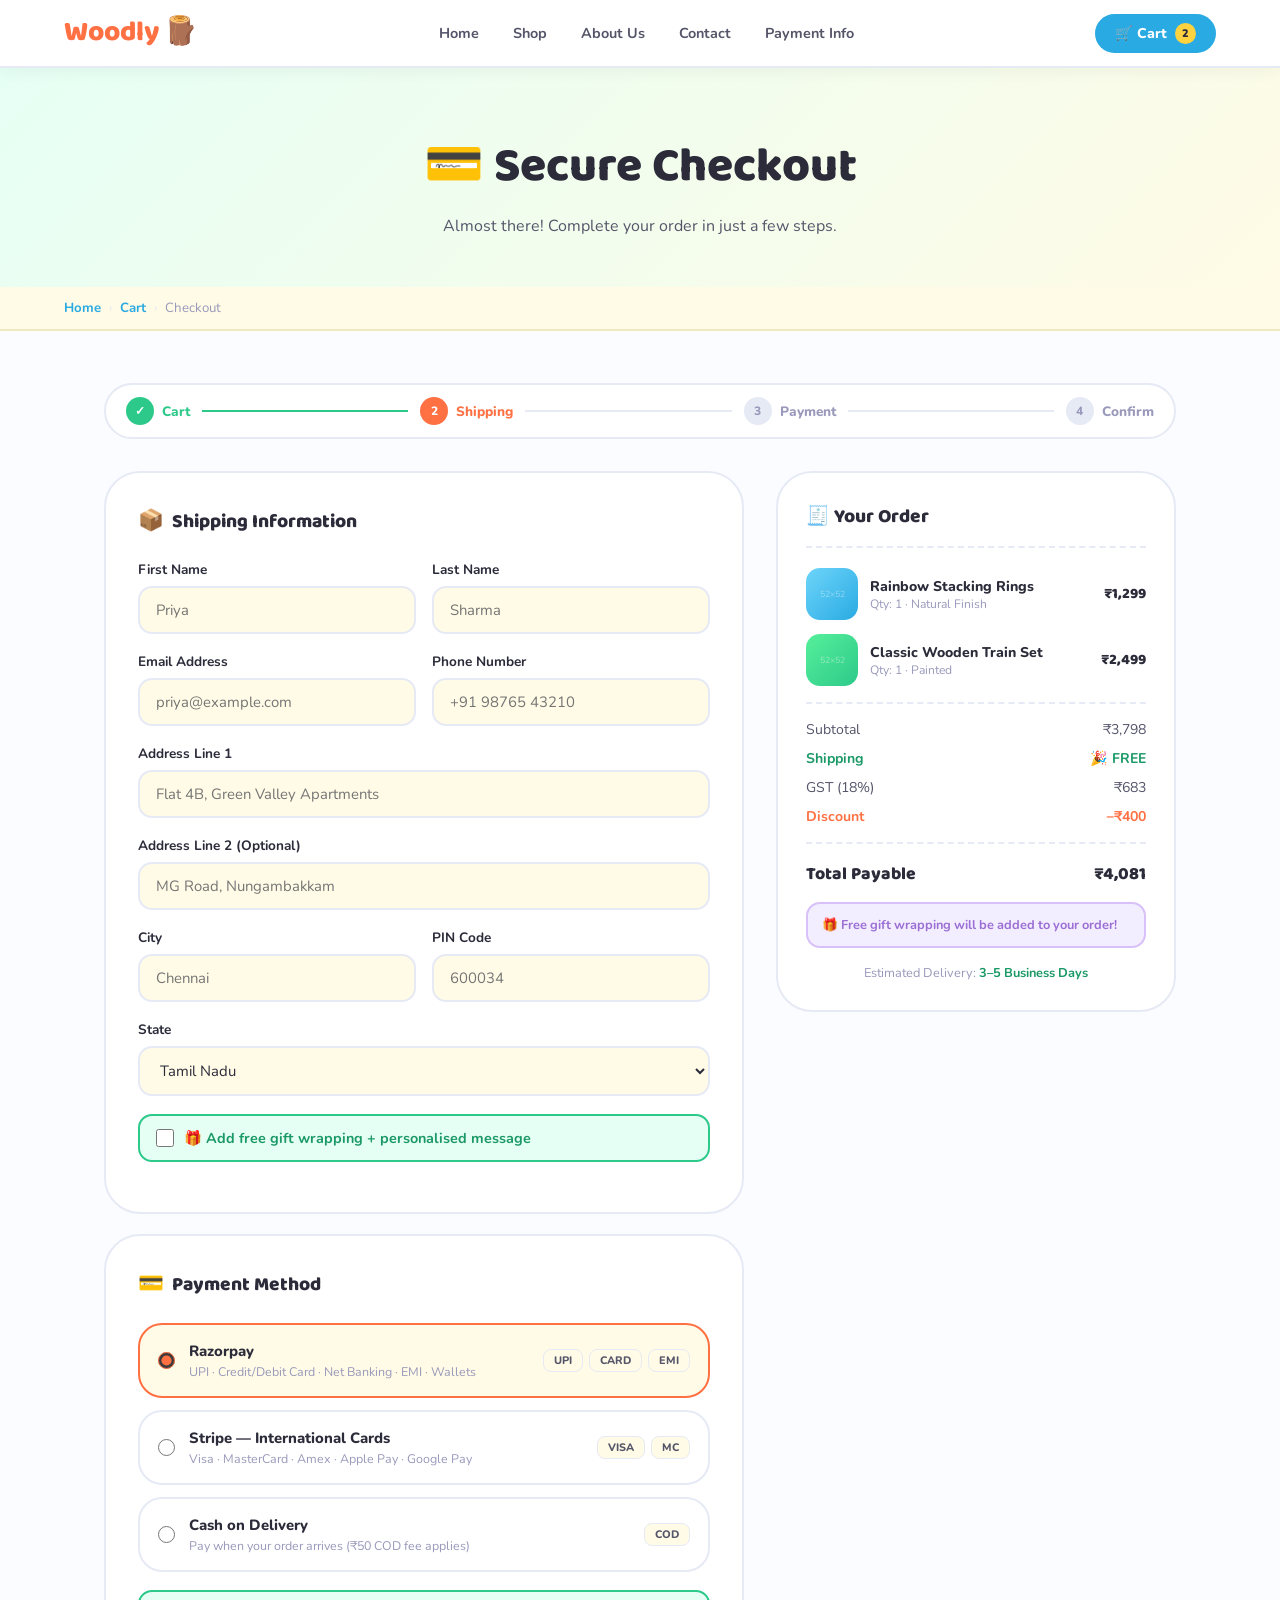
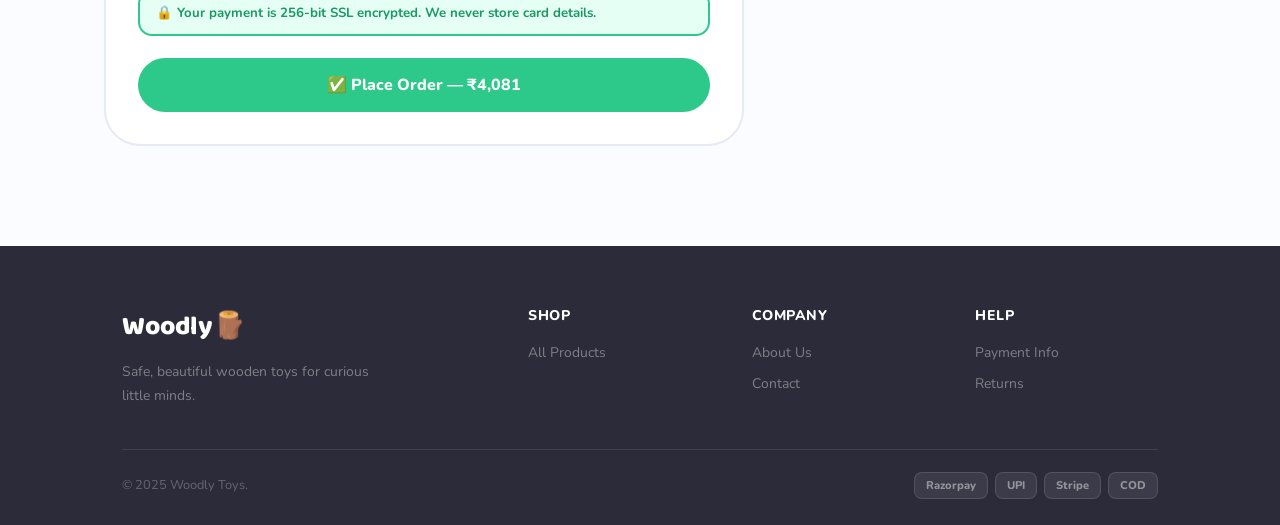
<file: checkout.html>
<!DOCTYPE html>
<html lang="en">
<head>
<meta charset="UTF-8"><meta name="viewport" content="width=device-width,initial-scale=1.0">
<title>Checkout — Woodly Toys</title>
<link rel="stylesheet" href="style.css">
<style>
.page-hero{background:linear-gradient(135deg,var(--mint) 0%,var(--lemon) 100%);}
.checkout-section{padding:52px 0 80px;}
.checkout-grid{display:grid;grid-template-columns:1fr 400px;gap:32px;align-items:start;}
.step-bar{display:flex;align-items:center;margin-bottom:32px;background:#fff;border-radius:50px;padding:12px 20px;border:2px solid var(--border);}
.step{display:flex;align-items:center;gap:8px;font-size:.85rem;font-weight:800;color:var(--text-soft);}
.step.active{color:var(--orange);}
.step.done{color:var(--green);}
.step-num{width:28px;height:28px;border-radius:50%;display:flex;align-items:center;justify-content:center;font-size:.75rem;font-weight:800;background:var(--border);color:var(--text-soft);}
.step.active .step-num{background:var(--orange);color:#fff;}
.step.done .step-num{background:var(--green);color:#fff;}
.step-sep{flex:1;height:2px;background:var(--border);margin:0 12px;}
.step-sep.done{background:var(--green);}
.form-card{background:#fff;border-radius:var(--radius-xl);padding:32px;border:2px solid var(--border);margin-bottom:20px;}
.form-card h3{font-family:'Baloo 2',cursive;font-size:1.2rem;font-weight:800;color:var(--text);margin-bottom:22px;display:flex;align-items:center;gap:8px;}
.form-card h3 span{font-size:1.3rem;}
.pay-methods{margin-top:8px;}
.pay-method{
  border:2px solid var(--border);border-radius:var(--radius-lg);
  padding:16px 18px;margin-bottom:12px;cursor:pointer;
  display:flex;align-items:center;gap:14px;transition:.2s;
}
.pay-method:hover{border-color:var(--orange);background:var(--peach);}
.pay-method.selected{border-color:var(--orange);background:var(--lemon);}
.pay-method input[type=radio]{accent-color:var(--orange);width:17px;height:17px;}
.pay-label{font-weight:800;font-size:.93rem;color:var(--text);}
.pay-sub{font-size:.78rem;color:var(--text-soft);margin-top:2px;}
.pay-chips-row{margin-left:auto;display:flex;gap:6px;}
.pay-chip-sm{background:var(--lemon);border:1.5px solid var(--border);border-radius:8px;padding:3px 10px;font-size:.68rem;font-weight:800;color:var(--text-md);}
.secure-badge{background:var(--mint);border:2px solid var(--green);border-radius:var(--radius);padding:12px 16px;display:flex;align-items:center;gap:8px;font-size:.83rem;color:var(--green-dark);font-weight:700;margin-top:18px;}

.order-card{background:#fff;border-radius:var(--radius-xl);padding:28px;border:2px solid var(--border);position:sticky;top:90px;}
.order-card h3{font-family:'Baloo 2',cursive;font-size:1.2rem;font-weight:800;color:var(--text);margin-bottom:20px;padding-bottom:14px;border-bottom:2px dashed var(--border);}
.order-item{display:flex;gap:12px;align-items:center;margin-bottom:14px;}
.order-thumb{width:52px;height:52px;border-radius:var(--radius);flex-shrink:0;}
.order-item-text h4{font-size:.88rem;font-weight:800;color:var(--text);}
.order-item-text p{font-size:.76rem;color:var(--text-soft);}
.order-item-price{margin-left:auto;font-family:'Baloo 2',cursive;font-weight:800;font-size:.93rem;}
.order-divider{border:none;border-top:2px dashed var(--border);margin:16px 0;}
.order-line{display:flex;justify-content:space-between;margin-bottom:10px;font-size:.88rem;color:var(--text-md);}
.order-line.total{font-family:'Baloo 2',cursive;font-size:1.1rem;font-weight:800;color:var(--text);}
.gift-note{background:var(--lavender);border-radius:var(--radius);padding:12px 14px;font-size:.8rem;color:var(--purple);font-weight:700;margin-top:14px;border:2px solid #D8C0F8;}
@media(max-width:960px){.checkout-grid{grid-template-columns:1fr;}.order-card{position:static;}}
@media(max-width:640px){.step-bar{flex-wrap:wrap;gap:8px;border-radius:var(--radius-lg);}.step-sep{display:none;}}
</style>
</head>
<body>
<nav class="navbar">
  <a href="index.html" class="nav-logo">Woodly<span class="accent">🪵</span></a>
  <ul class="nav-links">
    <li><a href="index.html">Home</a></li>
    <li><a href="shop.html">Shop</a></li>
    <li><a href="about.html">About Us</a></li>
    <li><a href="contact.html">Contact</a></li>
    <li><a href="payment-guide.html">Payment Info</a></li>
  </ul>
  <div class="nav-right">
    <a href="cart.html" class="btn-nav-cart">🛒 Cart <span class="cart-badge">2</span></a>
    <button class="hamburger" onclick="toggleMenu()"><span></span><span></span><span></span></button>
  </div>
</nav>
<div class="mob-menu" id="mobMenu">
  <a href="index.html">🏠 Home</a><a href="shop.html">🛍️ Shop</a><a href="cart.html">🛒 Cart</a>
</div>

<div class="page-hero">
  <h1>💳 Secure Checkout</h1>
  <p>Almost there! Complete your order in just a few steps.</p>
</div>
<div class="breadcrumb"><a href="index.html">Home</a><span class="sep">›</span><a href="cart.html">Cart</a><span class="sep">›</span><span>Checkout</span></div>

<section class="checkout-section">
  <div class="container">
    <!-- Step Bar -->
    <div class="step-bar">
      <div class="step done"><div class="step-num">✓</div>Cart</div>
      <div class="step-sep done"></div>
      <div class="step active"><div class="step-num">2</div>Shipping</div>
      <div class="step-sep"></div>
      <div class="step"><div class="step-num">3</div>Payment</div>
      <div class="step-sep"></div>
      <div class="step"><div class="step-num">4</div>Confirm</div>
    </div>

    <div class="checkout-grid">
      <div>
        <!-- Shipping -->
        <div class="form-card">
          <h3><span>📦</span> Shipping Information</h3>
          <div class="form-row">
            <div class="form-group"><label>First Name</label><input type="text" class="form-control" placeholder="Priya"></div>
            <div class="form-group"><label>Last Name</label><input type="text" class="form-control" placeholder="Sharma"></div>
          </div>
          <div class="form-row">
            <div class="form-group"><label>Email Address</label><input type="email" class="form-control" placeholder="priya@example.com"></div>
            <div class="form-group"><label>Phone Number</label><input type="tel" class="form-control" placeholder="+91 98765 43210"></div>
          </div>
          <div class="form-group"><label>Address Line 1</label><input type="text" class="form-control" placeholder="Flat 4B, Green Valley Apartments"></div>
          <div class="form-group"><label>Address Line 2 (Optional)</label><input type="text" class="form-control" placeholder="MG Road, Nungambakkam"></div>
          <div class="form-row">
            <div class="form-group"><label>City</label><input type="text" class="form-control" placeholder="Chennai"></div>
            <div class="form-group"><label>PIN Code</label><input type="text" class="form-control" placeholder="600034"></div>
          </div>
          <div class="form-group">
            <label>State</label>
            <select class="form-control">
              <option>Tamil Nadu</option><option>Maharashtra</option><option>Karnataka</option>
              <option>Andhra Pradesh</option><option>Telangana</option><option>Kerala</option>
              <option>Delhi</option><option>Uttar Pradesh</option><option>Gujarat</option>
            </select>
          </div>
          <div class="form-group" style="display:flex;align-items:center;gap:10px;background:var(--mint);padding:12px 16px;border-radius:var(--radius);border:2px solid var(--green);">
            <input type="checkbox" id="gift" style="accent-color:var(--green);width:18px;height:18px;">
            <label for="gift" style="margin:0;font-weight:700;font-size:.9rem;color:var(--green-dark);cursor:pointer;">🎁 Add free gift wrapping + personalised message</label>
          </div>
        </div>

        <!-- Payment -->
        <div class="form-card">
          <h3><span>💳</span> Payment Method</h3>
          <div class="pay-methods">
            <div class="pay-method selected" onclick="selectPay(this)">
              <input type="radio" name="pay" checked>
              <div>
                <div class="pay-label">Razorpay</div>
                <div class="pay-sub">UPI · Credit/Debit Card · Net Banking · EMI · Wallets</div>
              </div>
              <div class="pay-chips-row"><span class="pay-chip-sm">UPI</span><span class="pay-chip-sm">CARD</span><span class="pay-chip-sm">EMI</span></div>
            </div>
            <div class="pay-method" onclick="selectPay(this)">
              <input type="radio" name="pay">
              <div>
                <div class="pay-label">Stripe — International Cards</div>
                <div class="pay-sub">Visa · MasterCard · Amex · Apple Pay · Google Pay</div>
              </div>
              <div class="pay-chips-row"><span class="pay-chip-sm">VISA</span><span class="pay-chip-sm">MC</span></div>
            </div>
            <div class="pay-method" onclick="selectPay(this)">
              <input type="radio" name="pay">
              <div>
                <div class="pay-label">Cash on Delivery</div>
                <div class="pay-sub">Pay when your order arrives (₹50 COD fee applies)</div>
              </div>
              <div class="pay-chips-row"><span class="pay-chip-sm">COD</span></div>
            </div>
          </div>
          <div class="secure-badge">🔒 Your payment is 256-bit SSL encrypted. We never store card details.</div>
          <button class="btn btn-green btn-lg" style="width:100%;justify-content:center;margin-top:22px;" onclick="placeOrder()">
            ✅ Place Order — ₹4,081
          </button>
        </div>
      </div>

      <!-- Order Summary -->
      <div class="order-card">
        <h3>🧾 Your Order</h3>
        <div class="order-item">
          <div class="order-thumb img-ph blue"><span style="font-size:.55rem;color:rgba(255,255,255,.4);">52×52</span></div>
          <div class="order-item-text"><h4>Rainbow Stacking Rings</h4><p>Qty: 1 · Natural Finish</p></div>
          <div class="order-item-price">₹1,299</div>
        </div>
        <div class="order-item">
          <div class="order-thumb img-ph green"><span style="font-size:.55rem;color:rgba(255,255,255,.4);">52×52</span></div>
          <div class="order-item-text"><h4>Classic Wooden Train Set</h4><p>Qty: 1 · Painted</p></div>
          <div class="order-item-price">₹2,499</div>
        </div>
        <hr class="order-divider">
        <div class="order-line"><span>Subtotal</span><span>₹3,798</span></div>
        <div class="order-line" style="color:var(--green-dark);font-weight:700;"><span>Shipping</span><span>🎉 FREE</span></div>
        <div class="order-line"><span>GST (18%)</span><span>₹683</span></div>
        <div class="order-line" style="color:var(--orange);font-weight:700;"><span>Discount</span><span>−₹400</span></div>
        <hr class="order-divider">
        <div class="order-line total"><span>Total Payable</span><span>₹4,081</span></div>
        <div class="gift-note">🎁 Free gift wrapping will be added to your order!</div>
        <div style="margin-top:16px;font-size:.8rem;color:var(--text-soft);text-align:center;">
          Estimated Delivery: <strong style="color:var(--green-dark);">3–5 Business Days</strong>
        </div>
      </div>
    </div>
  </div>
</section>

<footer>
  <div class="container">
    <div class="footer-grid">
      <div><div class="footer-logo">Woodly<span>🪵</span></div><p class="footer-desc">Safe, beautiful wooden toys for curious little minds.</p></div>
      <div><h4>Shop</h4><ul><li><a href="shop.html">All Products</a></li></ul></div>
      <div><h4>Company</h4><ul><li><a href="about.html">About Us</a></li><li><a href="contact.html">Contact</a></li></ul></div>
      <div><h4>Help</h4><ul><li><a href="payment-guide.html">Payment Info</a></li><li><a href="#">Returns</a></li></ul></div>
    </div>
    <div class="footer-bottom"><p>© 2025 Woodly Toys.</p><div class="pay-chips"><span class="pay-chip">Razorpay</span><span class="pay-chip">UPI</span><span class="pay-chip">Stripe</span><span class="pay-chip">COD</span></div></div>
  </div>
</footer>
<script>
function toggleMenu(){document.getElementById('mobMenu').classList.toggle('open');}
function selectPay(el){
  document.querySelectorAll('.pay-method').forEach(m=>m.classList.remove('selected'));
  el.classList.add('selected');
  el.querySelector('input[type=radio]').checked=true;
}
function placeOrder(){
  alert('🎉 Order Placed Successfully!\n\nThank you for shopping with Woodly Toys!\nYou will receive a confirmation email shortly.\n\nEstimated Delivery: 3–5 Business Days 🚚');
}
</script>
</body>
</html>
</file>
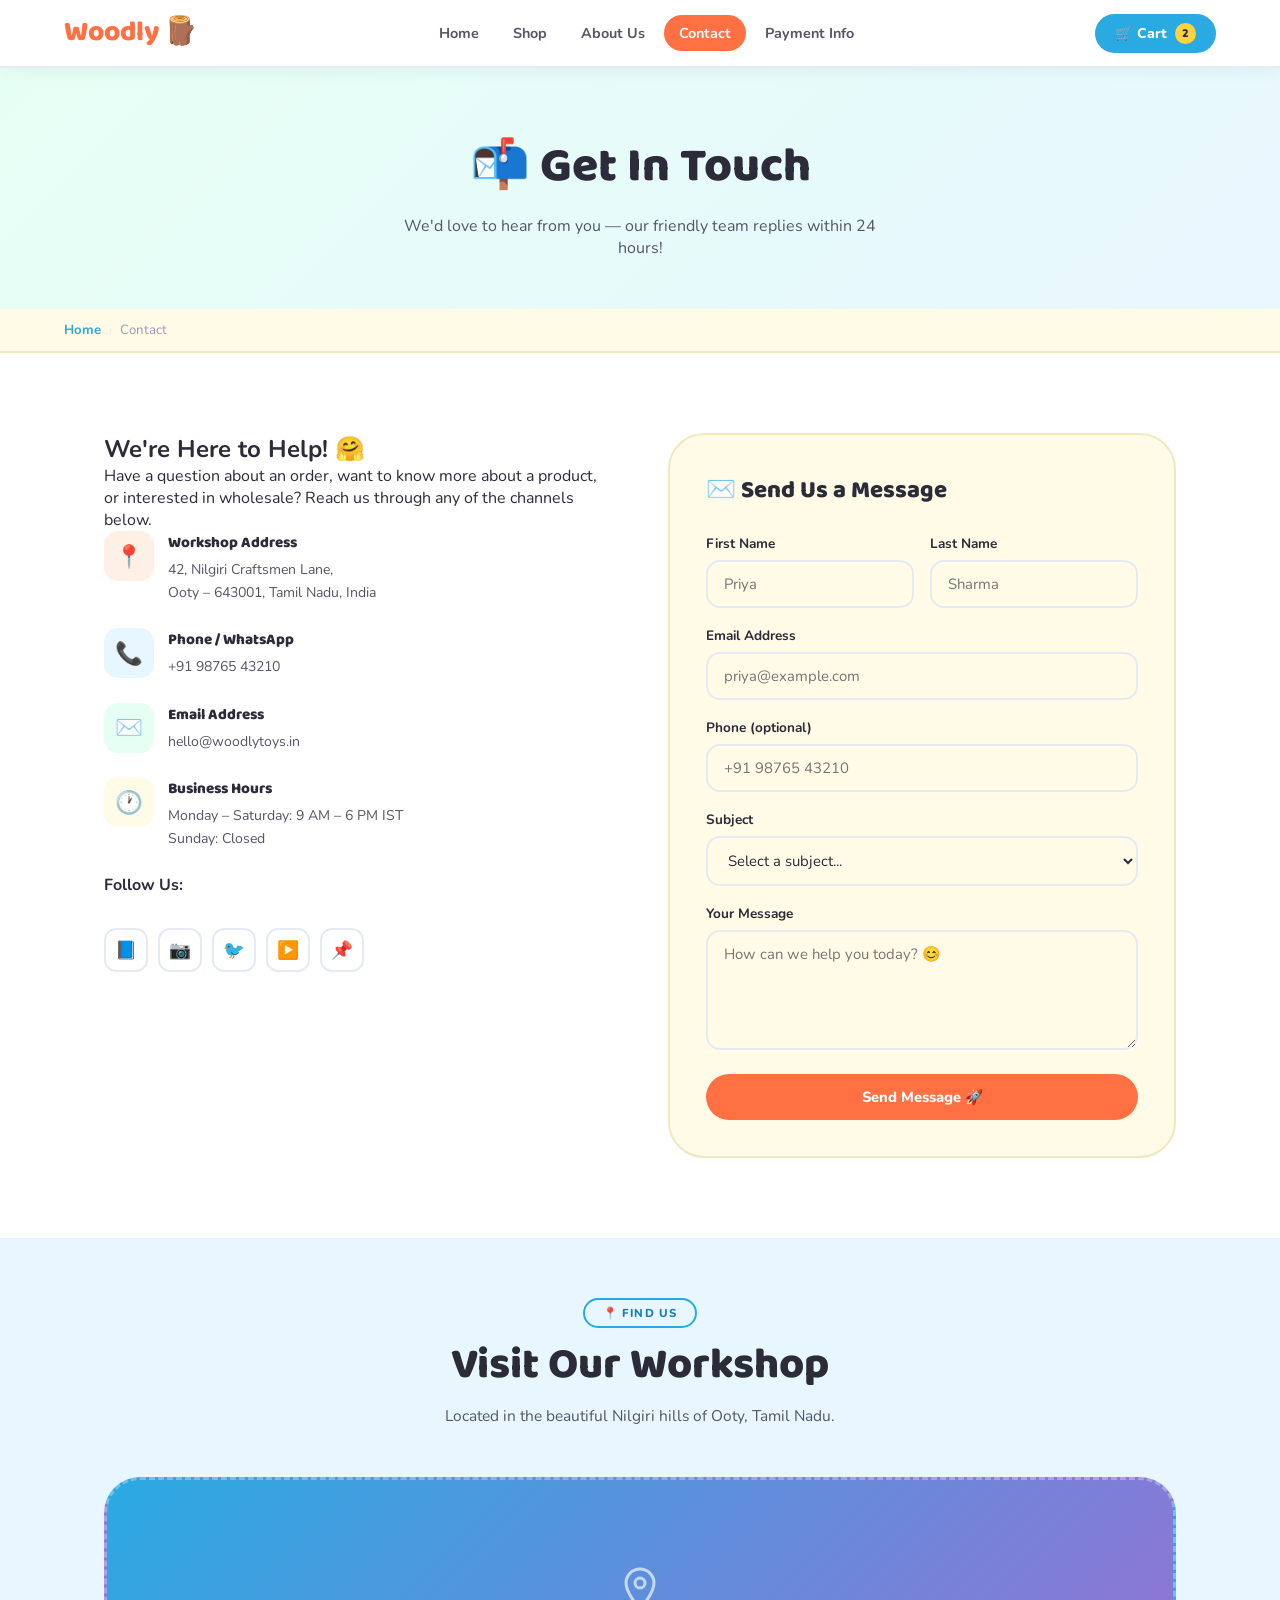
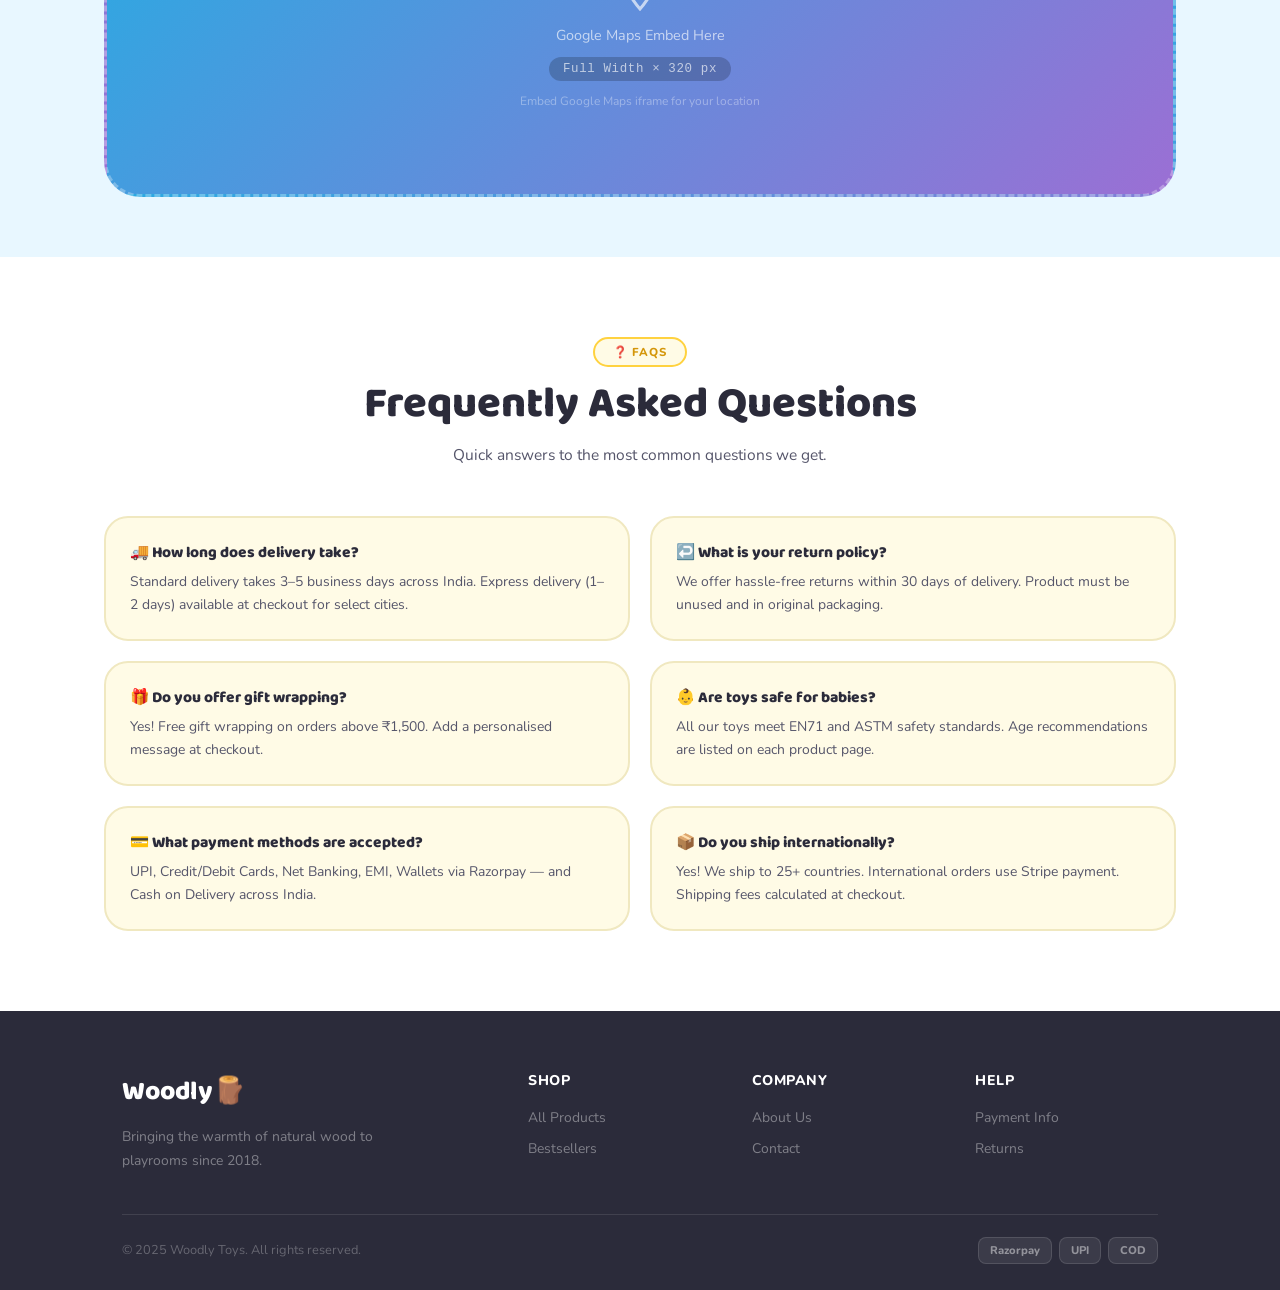
<file: contact.html>
<!DOCTYPE html>
<html lang="en">
<head>
<meta charset="UTF-8"><meta name="viewport" content="width=device-width,initial-scale=1.0">
<title>Contact Us — Woodly Toys</title>
<link rel="stylesheet" href="style.css">
<style>
.page-hero{background:linear-gradient(135deg,var(--mint) 0%,var(--sky) 100%);}
.contact-section{padding:80px 0;background:#fff;}
.contact-grid{display:grid;grid-template-columns:1fr 1fr;gap:56px;align-items:start;}
.contact-info h2{font-family:'Baloo 2',cursive;font-size:2.2rem;font-weight:800;color:var(--text);margin-bottom:16px;}
.contact-info p{color:var(--text-md);font-size:.97rem;line-height:1.8;margin-bottom:32px;}
.contact-detail{display:flex;gap:14px;align-items:flex-start;margin-bottom:24px;}
.c-icon{width:50px;height:50px;border-radius:14px;display:flex;align-items:center;justify-content:center;font-size:1.4rem;flex-shrink:0;}
.c-icon.orange{background:var(--peach);}
.c-icon.blue{background:var(--sky);}
.c-icon.green{background:var(--mint);}
.c-icon.yellow{background:var(--lemon);}
.c-detail-text h4{font-family:'Baloo 2',cursive;font-size:.95rem;font-weight:800;color:var(--text);margin-bottom:4px;}
.c-detail-text p{font-size:.88rem;color:var(--text-md);line-height:1.6;}
.social-links{display:flex;gap:10px;margin-top:32px;}
.social-link{width:44px;height:44px;border-radius:12px;border:2px solid var(--border);display:flex;align-items:center;justify-content:center;font-size:1.1rem;transition:.2s;cursor:pointer;}
.social-link:hover{border-color:var(--orange);background:var(--peach);}
.contact-form-box{background:var(--lemon);border-radius:var(--radius-xl);padding:36px;border:2px solid #F0E8C0;}
.contact-form-box h3{font-family:'Baloo 2',cursive;font-size:1.5rem;font-weight:800;color:var(--text);margin-bottom:24px;}
.success-msg{display:none;background:var(--mint);border:2px solid var(--green);border-radius:var(--radius);padding:14px 18px;color:var(--green-dark);font-weight:700;font-size:.93rem;margin-top:14px;text-align:center;}
.map-section{padding:60px 0;background:var(--sky);}
.map-placeholder{height:320px;border-radius:var(--radius-xl);background:linear-gradient(135deg,var(--blue),var(--purple));display:flex;flex-direction:column;align-items:center;justify-content:center;gap:12px;color:rgba(255,255,255,.65);font-size:.9rem;border:3px dashed rgba(255,255,255,.3);}
.map-placeholder .dim{font-family:monospace;font-size:.78rem;background:rgba(0,0,0,.2);padding:5px 14px;border-radius:20px;letter-spacing:.05em;}
.faq-section{padding:80px 0;background:#fff;}
.faq-grid{display:grid;grid-template-columns:1fr 1fr;gap:20px;}
.faq-item{background:var(--lemon);border-radius:var(--radius-lg);padding:22px 24px;border:2px solid #F0E8C0;cursor:pointer;transition:.2s;}
.faq-item:hover{border-color:var(--orange);background:var(--peach);}
.faq-item h4{font-family:'Baloo 2',cursive;font-size:.97rem;font-weight:800;color:var(--text);margin-bottom:6px;}
.faq-item p{font-size:.87rem;color:var(--text-md);line-height:1.65;}
@media(max-width:960px){.contact-grid{grid-template-columns:1fr;}.faq-grid{grid-template-columns:1fr;}}
</style>
</head>
<body>
<nav class="navbar">
  <a href="index.html" class="nav-logo">Woodly<span class="accent">🪵</span></a>
  <ul class="nav-links">
    <li><a href="index.html">Home</a></li>
    <li><a href="shop.html">Shop</a></li>
    <li><a href="about.html">About Us</a></li>
    <li><a href="contact.html" class="active">Contact</a></li>
    <li><a href="payment-guide.html">Payment Info</a></li>
  </ul>
  <div class="nav-right">
    <a href="cart.html" class="btn-nav-cart">🛒 Cart <span class="cart-badge">2</span></a>
    <button class="hamburger" onclick="toggleMenu()"><span></span><span></span><span></span></button>
  </div>
</nav>
<div class="mob-menu" id="mobMenu">
  <a href="index.html">🏠 Home</a><a href="shop.html">🛍️ Shop</a><a href="about.html">ℹ️ About Us</a><a href="contact.html" class="active">📬 Contact</a><a href="payment-guide.html">💳 Payment Info</a>
</div>

<div class="page-hero">
  <h1>📬 Get In Touch</h1>
  <p>We'd love to hear from you — our friendly team replies within 24 hours!</p>
</div>
<div class="breadcrumb"><a href="index.html">Home</a><span class="sep">›</span><span>Contact</span></div>

<section class="contact-section">
  <div class="container">
    <div class="contact-grid">

      <!-- Info -->
      <div>
        <h2>We're Here to Help! 🤗</h2>
        <p>Have a question about an order, want to know more about a product, or interested in wholesale? Reach us through any of the channels below.</p>
        <div class="contact-detail">
          <div class="c-icon orange">📍</div>
          <div class="c-detail-text"><h4>Workshop Address</h4><p>42, Nilgiri Craftsmen Lane,<br>Ooty – 643001, Tamil Nadu, India</p></div>
        </div>
        <div class="contact-detail">
          <div class="c-icon blue">📞</div>
          <div class="c-detail-text"><h4>Phone / WhatsApp</h4><p>+91 98765 43210</p></div>
        </div>
        <div class="contact-detail">
          <div class="c-icon green">✉️</div>
          <div class="c-detail-text"><h4>Email Address</h4><p>hello@woodlytoys.in</p></div>
        </div>
        <div class="contact-detail">
          <div class="c-icon yellow">🕐</div>
          <div class="c-detail-text"><h4>Business Hours</h4><p>Monday – Saturday: 9 AM – 6 PM IST<br>Sunday: Closed</p></div>
        </div>
        <p style="font-weight:700;color:var(--text);margin-top:8px;">Follow Us:</p>
        <div class="social-links">
          <div class="social-link">📘</div>
          <div class="social-link">📷</div>
          <div class="social-link">🐦</div>
          <div class="social-link">▶️</div>
          <div class="social-link">📌</div>
        </div>
      </div>

      <!-- Form -->
      <div class="contact-form-box">
        <h3>✉️ Send Us a Message</h3>
        <div class="form-row">
          <div class="form-group"><label>First Name</label><input type="text" class="form-control" placeholder="Priya"></div>
          <div class="form-group"><label>Last Name</label><input type="text" class="form-control" placeholder="Sharma"></div>
        </div>
        <div class="form-group"><label>Email Address</label><input type="email" class="form-control" placeholder="priya@example.com"></div>
        <div class="form-group"><label>Phone (optional)</label><input type="tel" class="form-control" placeholder="+91 98765 43210"></div>
        <div class="form-group">
          <label>Subject</label>
          <select class="form-control">
            <option>Select a subject...</option>
            <option>Order Inquiry</option>
            <option>Product Question</option>
            <option>Return / Refund</option>
            <option>Wholesale / Bulk Order</option>
            <option>Shipping Issue</option>
            <option>Other</option>
          </select>
        </div>
        <div class="form-group"><label>Your Message</label><textarea class="form-control" placeholder="How can we help you today? 😊"></textarea></div>
        <button class="btn btn-orange" style="width:100%;justify-content:center;" onclick="sendMsg()">Send Message 🚀</button>
        <div class="success-msg" id="successMsg">✅ Message sent! We'll reply within 24 hours. Thank you!</div>
      </div>
    </div>
  </div>
</section>

<!-- MAP -->
<section class="map-section">
  <div class="container">
    <div class="sec-head">
      <span class="sec-tag blue">📍 Find Us</span>
      <h2>Visit Our Workshop</h2>
      <p>Located in the beautiful Nilgiri hills of Ooty, Tamil Nadu.</p>
    </div>
    <div class="map-placeholder">
      <svg width="48" height="48" fill="none" stroke="currentColor" stroke-width="1.5" viewBox="0 0 24 24"><path d="M12 2C8.13 2 5 5.13 5 9c0 5.25 7 13 7 13s7-7.75 7-13c0-3.87-3.13-7-7-7z"/><circle cx="12" cy="9" r="2.5"/></svg>
      Google Maps Embed Here
      <span class="dim">Full Width × 320 px</span>
      <span style="font-size:.75rem;opacity:.55;">Embed Google Maps iframe for your location</span>
    </div>
  </div>
</section>

<!-- FAQ -->
<section class="faq-section">
  <div class="container">
    <div class="sec-head">
      <span class="sec-tag yellow">❓ FAQs</span>
      <h2>Frequently Asked Questions</h2>
      <p>Quick answers to the most common questions we get.</p>
    </div>
    <div class="faq-grid">
      <div class="faq-item"><h4>🚚 How long does delivery take?</h4><p>Standard delivery takes 3–5 business days across India. Express delivery (1–2 days) available at checkout for select cities.</p></div>
      <div class="faq-item"><h4>↩️ What is your return policy?</h4><p>We offer hassle-free returns within 30 days of delivery. Product must be unused and in original packaging.</p></div>
      <div class="faq-item"><h4>🎁 Do you offer gift wrapping?</h4><p>Yes! Free gift wrapping on orders above ₹1,500. Add a personalised message at checkout.</p></div>
      <div class="faq-item"><h4>👶 Are toys safe for babies?</h4><p>All our toys meet EN71 and ASTM safety standards. Age recommendations are listed on each product page.</p></div>
      <div class="faq-item"><h4>💳 What payment methods are accepted?</h4><p>UPI, Credit/Debit Cards, Net Banking, EMI, Wallets via Razorpay — and Cash on Delivery across India.</p></div>
      <div class="faq-item"><h4>📦 Do you ship internationally?</h4><p>Yes! We ship to 25+ countries. International orders use Stripe payment. Shipping fees calculated at checkout.</p></div>
    </div>
  </div>
</section>

<footer>
  <div class="container">
    <div class="footer-grid">
      <div><div class="footer-logo">Woodly<span>🪵</span></div><p class="footer-desc">Bringing the warmth of natural wood to playrooms since 2018.</p></div>
      <div><h4>Shop</h4><ul><li><a href="shop.html">All Products</a></li><li><a href="shop.html">Bestsellers</a></li></ul></div>
      <div><h4>Company</h4><ul><li><a href="about.html">About Us</a></li><li><a href="contact.html">Contact</a></li></ul></div>
      <div><h4>Help</h4><ul><li><a href="payment-guide.html">Payment Info</a></li><li><a href="#">Returns</a></li></ul></div>
    </div>
    <div class="footer-bottom"><p>© 2025 Woodly Toys. All rights reserved.</p><div class="pay-chips"><span class="pay-chip">Razorpay</span><span class="pay-chip">UPI</span><span class="pay-chip">COD</span></div></div>
  </div>
</footer>
<script>
function toggleMenu(){document.getElementById('mobMenu').classList.toggle('open');}
function sendMsg(){
  document.getElementById('successMsg').style.display='block';
  setTimeout(()=>{document.getElementById('successMsg').style.display='none';},5000);
}
</script>
</body>
</html>
</file>
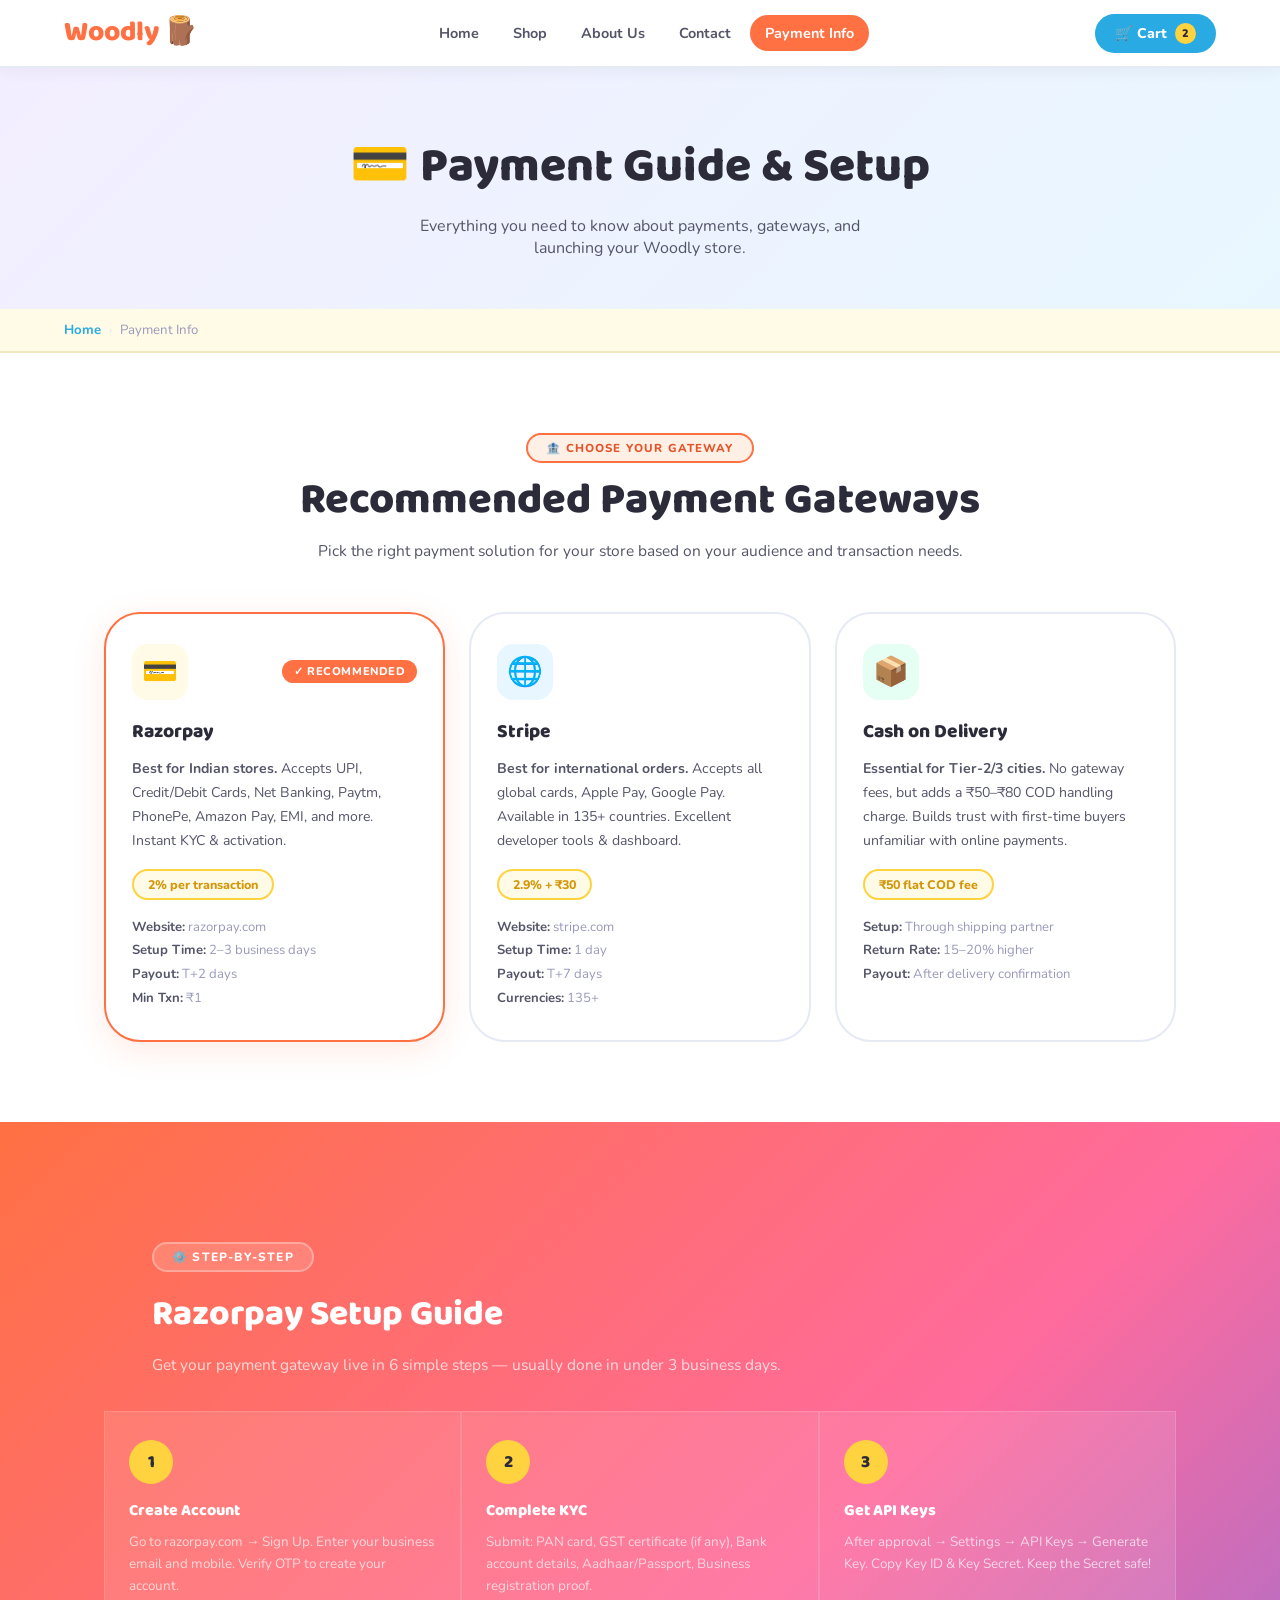
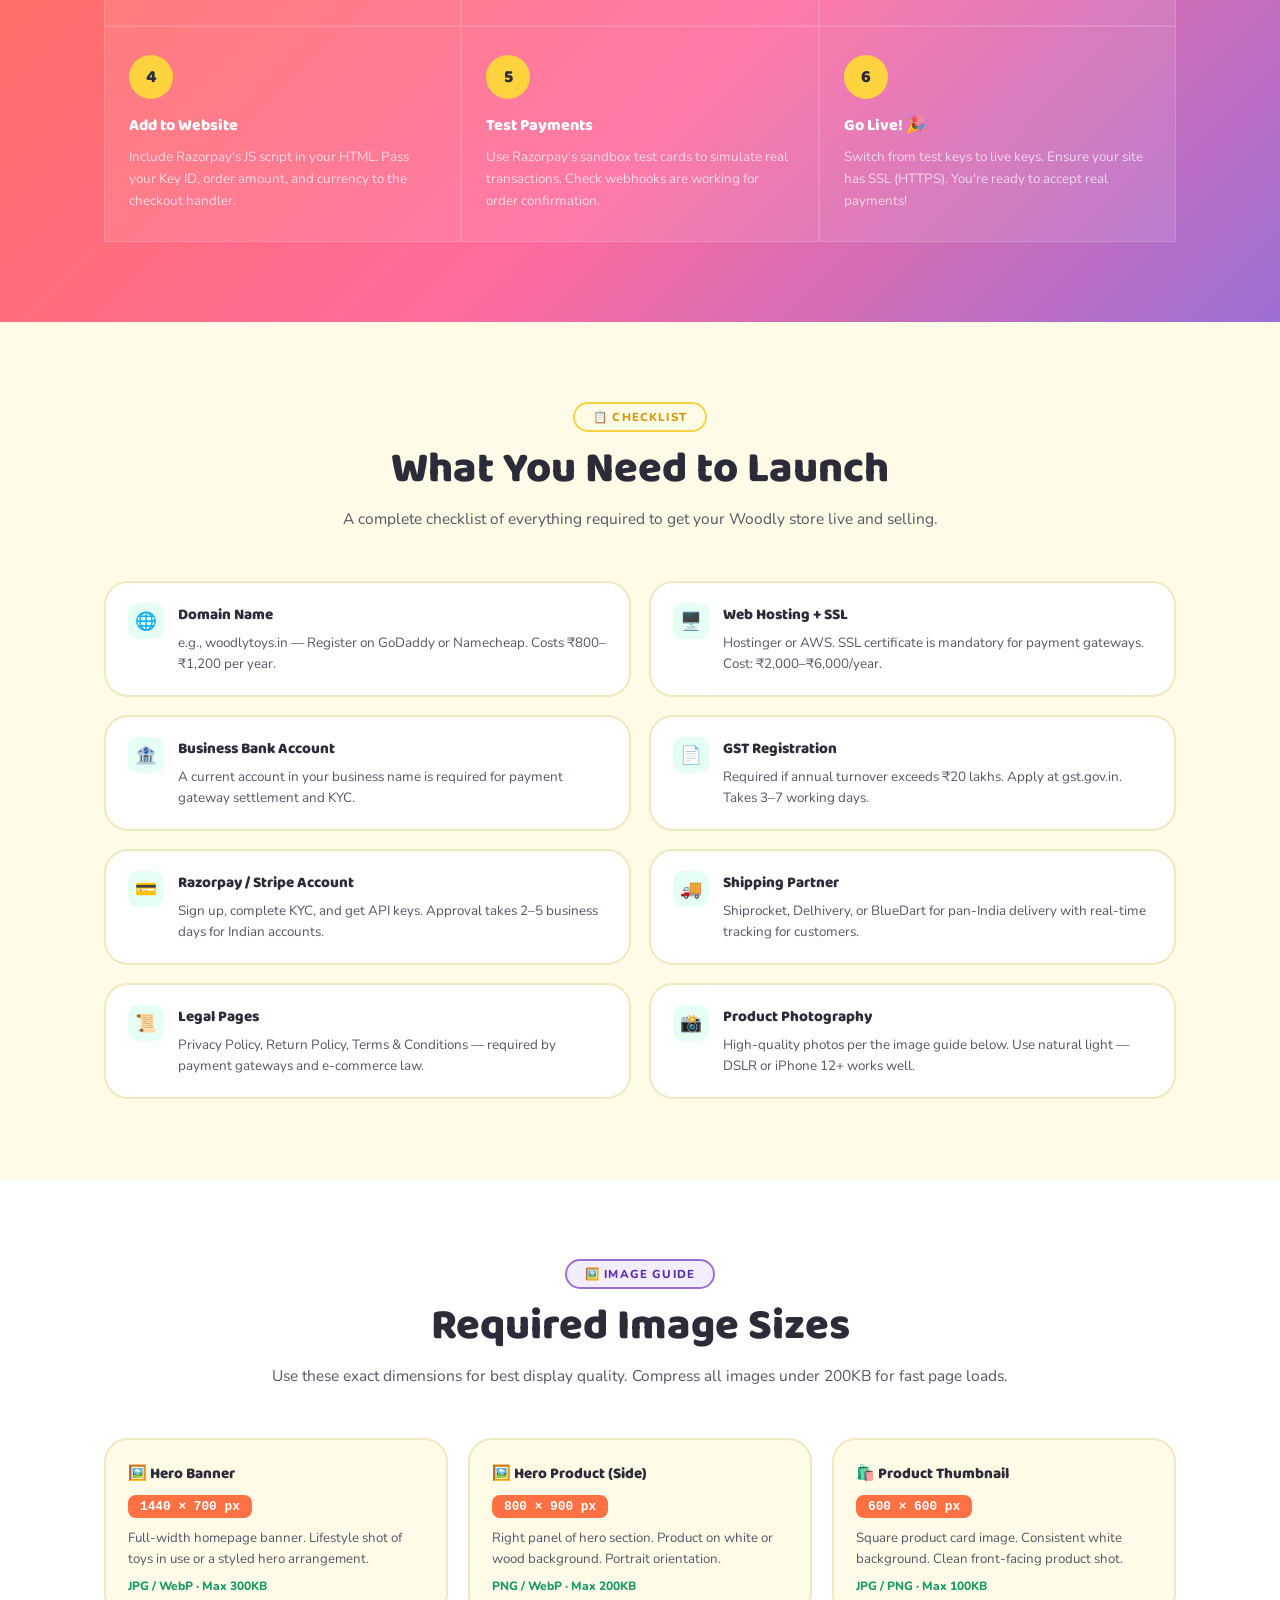
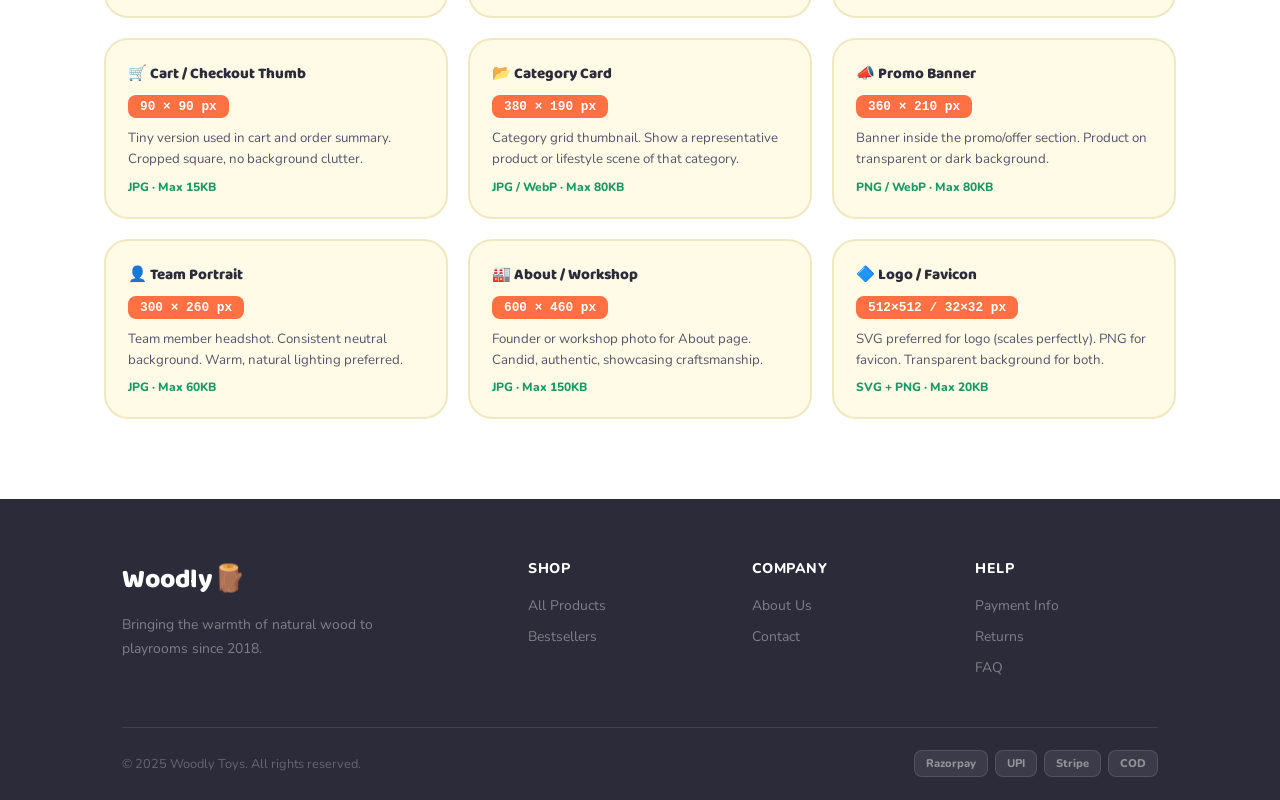
<file: payment-guide.html>
<!DOCTYPE html>
<html lang="en">
<head>
<meta charset="UTF-8"><meta name="viewport" content="width=device-width,initial-scale=1.0">
<title>Payment Guide — Woodly Toys</title>
<link rel="stylesheet" href="style.css">
<style>
.page-hero{background:linear-gradient(135deg,var(--lavender) 0%,var(--sky) 100%);}
.gw-section{padding:80px 0;background:#fff;}
.gw-grid{display:grid;grid-template-columns:repeat(3,1fr);gap:24px;}
.gw-card{border-radius:var(--radius-xl);border:2px solid var(--border);padding:30px 26px;transition:.3s;background:#fff;}
.gw-card:hover{border-color:var(--orange);box-shadow:0 12px 40px rgba(43,43,58,.12);transform:translateY(-4px);}
.gw-card.recommended{border-color:var(--orange);box-shadow:0 8px 32px rgba(255,112,67,.15);}
.gw-top{display:flex;align-items:center;justify-content:space-between;margin-bottom:16px;}
.gw-logo-box{width:56px;height:56px;border-radius:16px;display:flex;align-items:center;justify-content:center;font-size:1.8rem;}
.rec-tag{background:var(--orange);color:#fff;padding:4px 12px;border-radius:50px;font-size:.7rem;font-weight:800;letter-spacing:.05em;}
.gw-card h3{font-family:'Baloo 2',cursive;font-size:1.2rem;font-weight:800;color:var(--text);margin-bottom:10px;}
.gw-card p{font-size:.88rem;color:var(--text-md);line-height:1.7;margin-bottom:16px;}
.fee-tag{display:inline-block;background:var(--lemon);border:2px solid var(--yellow);border-radius:50px;padding:5px 14px;font-size:.78rem;font-weight:800;color:var(--yellow-dark);}
.gw-meta{margin-top:16px;font-size:.82rem;color:var(--text-soft);line-height:1.8;}
.gw-meta strong{color:var(--text-md);}

.setup-section{padding:80px 0;background:linear-gradient(135deg,var(--orange) 0%,var(--pink) 60%,var(--purple) 100%);}
.setup-inner{border-radius:var(--radius-xl);overflow:hidden;}
.setup-head{padding:40px 48px 32px;color:#fff;}
.setup-head h2{font-family:'Baloo 2',cursive;font-size:2.2rem;font-weight:800;margin-bottom:10px;}
.setup-head p{font-size:.97rem;color:rgba(255,255,255,.75);line-height:1.7;}
.steps-grid{display:grid;grid-template-columns:repeat(3,1fr);gap:0;}
.setup-step{background:rgba(255,255,255,.1);border:1px solid rgba(255,255,255,.15);padding:28px 24px;transition:.2s;}
.setup-step:hover{background:rgba(255,255,255,.18);}
.setup-step-num{width:44px;height:44px;border-radius:50%;background:var(--yellow);display:flex;align-items:center;justify-content:center;font-family:'Baloo 2',cursive;font-size:1.1rem;font-weight:800;color:var(--text);margin-bottom:14px;}
.setup-step h4{font-family:'Baloo 2',cursive;font-size:1rem;font-weight:800;color:#fff;margin-bottom:8px;}
.setup-step p{font-size:.84rem;color:rgba(255,255,255,.7);line-height:1.65;}

.need-section{padding:80px 0;background:var(--lemon);}
.need-grid{display:grid;grid-template-columns:repeat(2,1fr);gap:18px;}
.need-item{background:#fff;border-radius:var(--radius-lg);padding:20px 22px;border:2px solid #F0E8C0;display:flex;gap:14px;align-items:flex-start;transition:.2s;}
.need-item:hover{border-color:var(--orange);}
.need-check{width:36px;height:36px;border-radius:10px;background:var(--mint);display:flex;align-items:center;justify-content:center;font-size:1.1rem;flex-shrink:0;}
.need-item h4{font-family:'Baloo 2',cursive;font-size:.95rem;font-weight:800;color:var(--text);margin-bottom:5px;}
.need-item p{font-size:.84rem;color:var(--text-md);line-height:1.6;}

.img-guide-section{padding:80px 0;background:#fff;}
.img-guide-grid{display:grid;grid-template-columns:repeat(3,1fr);gap:20px;}
.img-guide-card{background:var(--lemon);border-radius:var(--radius-lg);padding:22px;border:2px solid #F0E8C0;}
.img-guide-card h4{font-family:'Baloo 2',cursive;font-size:.95rem;font-weight:800;color:var(--text);margin-bottom:8px;}
.img-dim{display:inline-block;background:var(--orange);color:#fff;border-radius:8px;padding:4px 12px;font-family:monospace;font-size:.8rem;font-weight:800;margin-bottom:10px;}
.img-guide-card p{font-size:.83rem;color:var(--text-md);line-height:1.6;}
.img-format{font-size:.75rem;color:var(--green-dark);font-weight:800;margin-top:8px;}

@media(max-width:960px){.gw-grid{grid-template-columns:1fr;}.steps-grid{grid-template-columns:1fr 1fr;}.need-grid{grid-template-columns:1fr;}.img-guide-grid{grid-template-columns:1fr 1fr;}}
@media(max-width:600px){.steps-grid{grid-template-columns:1fr;}.img-guide-grid{grid-template-columns:1fr;}}
</style>
</head>
<body>
<nav class="navbar">
  <a href="index.html" class="nav-logo">Woodly<span class="accent">🪵</span></a>
  <ul class="nav-links">
    <li><a href="index.html">Home</a></li>
    <li><a href="shop.html">Shop</a></li>
    <li><a href="about.html">About Us</a></li>
    <li><a href="contact.html">Contact</a></li>
    <li><a href="payment-guide.html" class="active">Payment Info</a></li>
  </ul>
  <div class="nav-right">
    <a href="cart.html" class="btn-nav-cart">🛒 Cart <span class="cart-badge">2</span></a>
    <button class="hamburger" onclick="toggleMenu()"><span></span><span></span><span></span></button>
  </div>
</nav>
<div class="mob-menu" id="mobMenu">
  <a href="index.html">🏠 Home</a><a href="shop.html">🛍️ Shop</a><a href="about.html">ℹ️ About</a><a href="contact.html">📬 Contact</a><a href="payment-guide.html" class="active">💳 Payment Info</a>
</div>

<div class="page-hero">
  <h1>💳 Payment Guide &amp; Setup</h1>
  <p>Everything you need to know about payments, gateways, and launching your Woodly store.</p>
</div>
<div class="breadcrumb"><a href="index.html">Home</a><span class="sep">›</span><span>Payment Info</span></div>

<!-- GATEWAYS -->
<section class="gw-section">
  <div class="container">
    <div class="sec-head">
      <span class="sec-tag orange">🏦 Choose Your Gateway</span>
      <h2>Recommended Payment Gateways</h2>
      <p>Pick the right payment solution for your store based on your audience and transaction needs.</p>
    </div>
    <div class="gw-grid">
      <div class="gw-card recommended">
        <div class="gw-top">
          <div class="gw-logo-box" style="background:var(--lemon);">💳</div>
          <span class="rec-tag">✓ RECOMMENDED</span>
        </div>
        <h3>Razorpay</h3>
        <p><strong>Best for Indian stores.</strong> Accepts UPI, Credit/Debit Cards, Net Banking, Paytm, PhonePe, Amazon Pay, EMI, and more. Instant KYC &amp; activation.</p>
        <span class="fee-tag">2% per transaction</span>
        <div class="gw-meta">
          <strong>Website:</strong> razorpay.com<br>
          <strong>Setup Time:</strong> 2–3 business days<br>
          <strong>Payout:</strong> T+2 days<br>
          <strong>Min Txn:</strong> ₹1
        </div>
      </div>
      <div class="gw-card">
        <div class="gw-top">
          <div class="gw-logo-box" style="background:var(--sky);">🌐</div>
        </div>
        <h3>Stripe</h3>
        <p><strong>Best for international orders.</strong> Accepts all global cards, Apple Pay, Google Pay. Available in 135+ countries. Excellent developer tools &amp; dashboard.</p>
        <span class="fee-tag">2.9% + ₹30</span>
        <div class="gw-meta">
          <strong>Website:</strong> stripe.com<br>
          <strong>Setup Time:</strong> 1 day<br>
          <strong>Payout:</strong> T+7 days<br>
          <strong>Currencies:</strong> 135+
        </div>
      </div>
      <div class="gw-card">
        <div class="gw-top">
          <div class="gw-logo-box" style="background:var(--mint);">📦</div>
        </div>
        <h3>Cash on Delivery</h3>
        <p><strong>Essential for Tier-2/3 cities.</strong> No gateway fees, but adds a ₹50–₹80 COD handling charge. Builds trust with first-time buyers unfamiliar with online payments.</p>
        <span class="fee-tag">₹50 flat COD fee</span>
        <div class="gw-meta">
          <strong>Setup:</strong> Through shipping partner<br>
          <strong>Return Rate:</strong> 15–20% higher<br>
          <strong>Payout:</strong> After delivery confirmation
        </div>
      </div>
    </div>
  </div>
</section>

<!-- SETUP STEPS -->
<section class="setup-section">
  <div class="container">
    <div class="setup-head">
      <div style="display:inline-block;background:rgba(255,255,255,.15);border:2px solid rgba(255,255,255,.3);padding:5px 18px;border-radius:50px;font-size:.75rem;font-weight:800;letter-spacing:.1em;text-transform:uppercase;color:#fff;margin-bottom:14px;">⚙️ Step-by-Step</div>
      <h2>Razorpay Setup Guide</h2>
      <p>Get your payment gateway live in 6 simple steps — usually done in under 3 business days.</p>
    </div>
    <div class="steps-grid">
      <div class="setup-step"><div class="setup-step-num">1</div><h4>Create Account</h4><p>Go to razorpay.com → Sign Up. Enter your business email and mobile. Verify OTP to create your account.</p></div>
      <div class="setup-step"><div class="setup-step-num">2</div><h4>Complete KYC</h4><p>Submit: PAN card, GST certificate (if any), Bank account details, Aadhaar/Passport, Business registration proof.</p></div>
      <div class="setup-step"><div class="setup-step-num">3</div><h4>Get API Keys</h4><p>After approval → Settings → API Keys → Generate Key. Copy Key ID &amp; Key Secret. Keep the Secret safe!</p></div>
      <div class="setup-step"><div class="setup-step-num">4</div><h4>Add to Website</h4><p>Include Razorpay's JS script in your HTML. Pass your Key ID, order amount, and currency to the checkout handler.</p></div>
      <div class="setup-step"><div class="setup-step-num">5</div><h4>Test Payments</h4><p>Use Razorpay's sandbox test cards to simulate real transactions. Check webhooks are working for order confirmation.</p></div>
      <div class="setup-step"><div class="setup-step-num">6</div><h4>Go Live! 🎉</h4><p>Switch from test keys to live keys. Ensure your site has SSL (HTTPS). You're ready to accept real payments!</p></div>
    </div>
  </div>
</section>

<!-- WHAT YOU NEED -->
<section class="need-section">
  <div class="container">
    <div class="sec-head">
      <span class="sec-tag yellow">📋 Checklist</span>
      <h2>What You Need to Launch</h2>
      <p>A complete checklist of everything required to get your Woodly store live and selling.</p>
    </div>
    <div class="need-grid">
      <div class="need-item"><div class="need-check">🌐</div><div><h4>Domain Name</h4><p>e.g., woodlytoys.in — Register on GoDaddy or Namecheap. Costs ₹800–₹1,200 per year.</p></div></div>
      <div class="need-item"><div class="need-check">🖥️</div><div><h4>Web Hosting + SSL</h4><p>Hostinger or AWS. SSL certificate is mandatory for payment gateways. Cost: ₹2,000–₹6,000/year.</p></div></div>
      <div class="need-item"><div class="need-check">🏦</div><div><h4>Business Bank Account</h4><p>A current account in your business name is required for payment gateway settlement and KYC.</p></div></div>
      <div class="need-item"><div class="need-check">📄</div><div><h4>GST Registration</h4><p>Required if annual turnover exceeds ₹20 lakhs. Apply at gst.gov.in. Takes 3–7 working days.</p></div></div>
      <div class="need-item"><div class="need-check">💳</div><div><h4>Razorpay / Stripe Account</h4><p>Sign up, complete KYC, and get API keys. Approval takes 2–5 business days for Indian accounts.</p></div></div>
      <div class="need-item"><div class="need-check">🚚</div><div><h4>Shipping Partner</h4><p>Shiprocket, Delhivery, or BlueDart for pan-India delivery with real-time tracking for customers.</p></div></div>
      <div class="need-item"><div class="need-check">📜</div><div><h4>Legal Pages</h4><p>Privacy Policy, Return Policy, Terms &amp; Conditions — required by payment gateways and e-commerce law.</p></div></div>
      <div class="need-item"><div class="need-check">📸</div><div><h4>Product Photography</h4><p>High-quality photos per the image guide below. Use natural light — DSLR or iPhone 12+ works well.</p></div></div>
    </div>
  </div>
</section>

<!-- IMAGE GUIDE -->
<section class="img-guide-section">
  <div class="container">
    <div class="sec-head">
      <span class="sec-tag purple">🖼️ Image Guide</span>
      <h2>Required Image Sizes</h2>
      <p>Use these exact dimensions for best display quality. Compress all images under 200KB for fast page loads.</p>
    </div>
    <div class="img-guide-grid">
      <div class="img-guide-card">
        <h4>🖼️ Hero Banner</h4>
        <div class="img-dim">1440 × 700 px</div>
        <p>Full-width homepage banner. Lifestyle shot of toys in use or a styled hero arrangement.</p>
        <div class="img-format">JPG / WebP · Max 300KB</div>
      </div>
      <div class="img-guide-card">
        <h4>🖼️ Hero Product (Side)</h4>
        <div class="img-dim">800 × 900 px</div>
        <p>Right panel of hero section. Product on white or wood background. Portrait orientation.</p>
        <div class="img-format">PNG / WebP · Max 200KB</div>
      </div>
      <div class="img-guide-card">
        <h4>🛍️ Product Thumbnail</h4>
        <div class="img-dim">600 × 600 px</div>
        <p>Square product card image. Consistent white background. Clean front-facing product shot.</p>
        <div class="img-format">JPG / PNG · Max 100KB</div>
      </div>
      <div class="img-guide-card">
        <h4>🛒 Cart / Checkout Thumb</h4>
        <div class="img-dim">90 × 90 px</div>
        <p>Tiny version used in cart and order summary. Cropped square, no background clutter.</p>
        <div class="img-format">JPG · Max 15KB</div>
      </div>
      <div class="img-guide-card">
        <h4>📂 Category Card</h4>
        <div class="img-dim">380 × 190 px</div>
        <p>Category grid thumbnail. Show a representative product or lifestyle scene of that category.</p>
        <div class="img-format">JPG / WebP · Max 80KB</div>
      </div>
      <div class="img-guide-card">
        <h4>📣 Promo Banner</h4>
        <div class="img-dim">360 × 210 px</div>
        <p>Banner inside the promo/offer section. Product on transparent or dark background.</p>
        <div class="img-format">PNG / WebP · Max 80KB</div>
      </div>
      <div class="img-guide-card">
        <h4>👤 Team Portrait</h4>
        <div class="img-dim">300 × 260 px</div>
        <p>Team member headshot. Consistent neutral background. Warm, natural lighting preferred.</p>
        <div class="img-format">JPG · Max 60KB</div>
      </div>
      <div class="img-guide-card">
        <h4>🏭 About / Workshop</h4>
        <div class="img-dim">600 × 460 px</div>
        <p>Founder or workshop photo for About page. Candid, authentic, showcasing craftsmanship.</p>
        <div class="img-format">JPG · Max 150KB</div>
      </div>
      <div class="img-guide-card">
        <h4>🔷 Logo / Favicon</h4>
        <div class="img-dim">512×512 / 32×32 px</div>
        <p>SVG preferred for logo (scales perfectly). PNG for favicon. Transparent background for both.</p>
        <div class="img-format">SVG + PNG · Max 20KB</div>
      </div>
    </div>
  </div>
</section>

<footer>
  <div class="container">
    <div class="footer-grid">
      <div><div class="footer-logo">Woodly<span>🪵</span></div><p class="footer-desc">Bringing the warmth of natural wood to playrooms since 2018.</p></div>
      <div><h4>Shop</h4><ul><li><a href="shop.html">All Products</a></li><li><a href="shop.html">Bestsellers</a></li></ul></div>
      <div><h4>Company</h4><ul><li><a href="about.html">About Us</a></li><li><a href="contact.html">Contact</a></li></ul></div>
      <div><h4>Help</h4><ul><li><a href="payment-guide.html">Payment Info</a></li><li><a href="#">Returns</a></li><li><a href="#">FAQ</a></li></ul></div>
    </div>
    <div class="footer-bottom"><p>© 2025 Woodly Toys. All rights reserved.</p><div class="pay-chips"><span class="pay-chip">Razorpay</span><span class="pay-chip">UPI</span><span class="pay-chip">Stripe</span><span class="pay-chip">COD</span></div></div>
  </div>
</footer>
<script>function toggleMenu(){document.getElementById('mobMenu').classList.toggle('open');}</script>
</body>
</html>
</file>
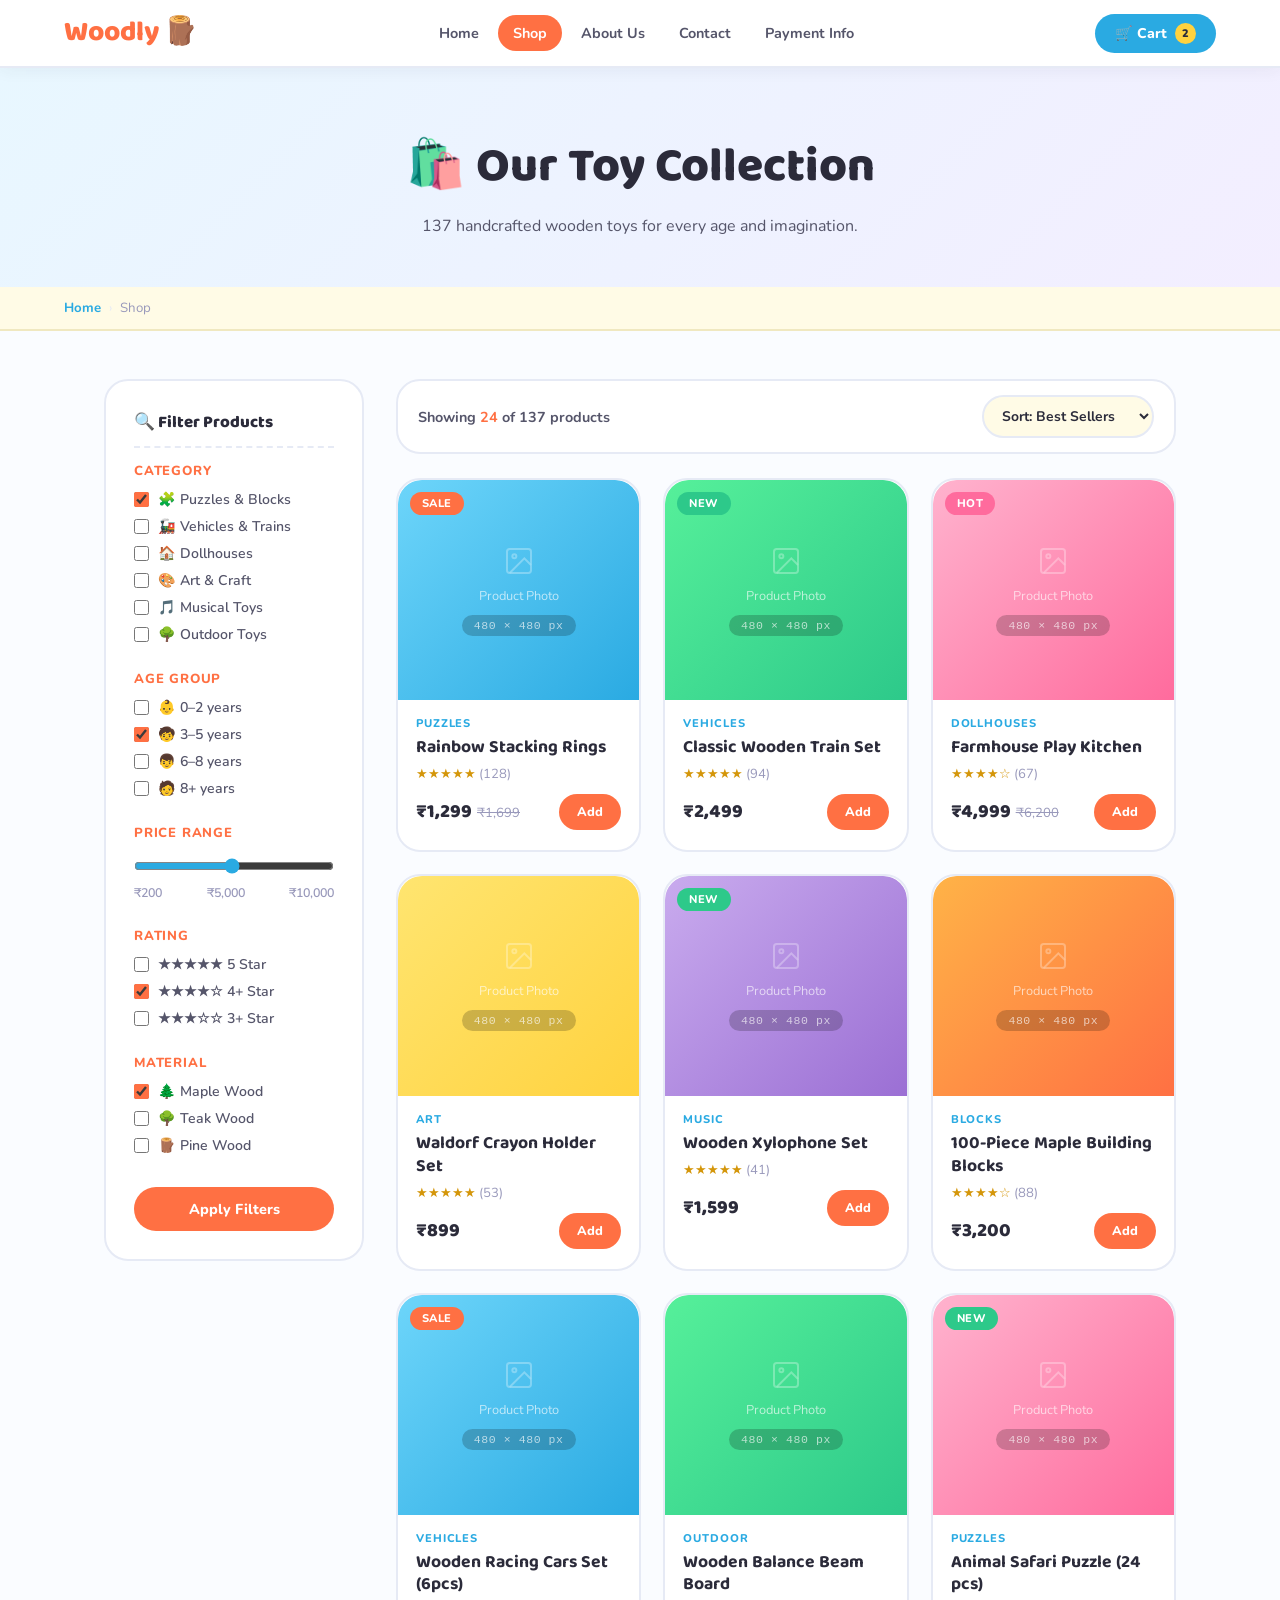
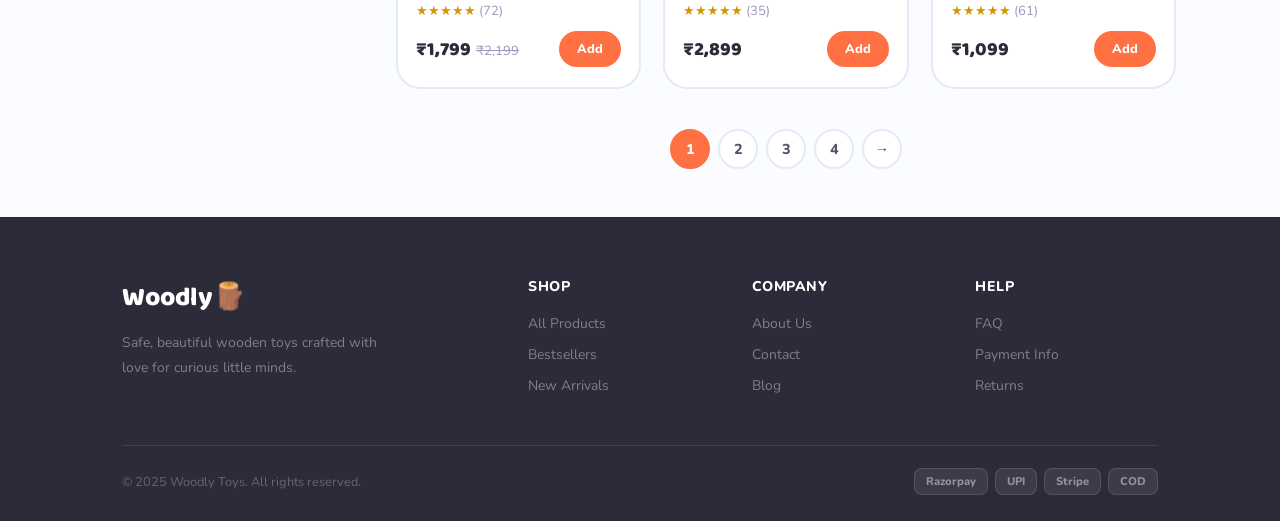
<file: shop.html>
<!DOCTYPE html>
<html lang="en">
<head>
<meta charset="UTF-8"><meta name="viewport" content="width=device-width,initial-scale=1.0">
<title>Shop — Woodly Toys</title>
<link rel="stylesheet" href="style.css">
<style>
.page-hero{background:linear-gradient(135deg,var(--sky) 0%,var(--lavender) 100%);}
.page-hero h1{color:var(--text);}
.shop-layout{display:grid;grid-template-columns:260px 1fr;gap:32px;padding:48px 0;}
.sidebar{background:#fff;border-radius:var(--radius-lg);padding:28px;border:2px solid var(--border);align-self:start;position:sticky;top:90px;}
.sidebar .filter-title{font-family:'Baloo 2',cursive;font-size:1.05rem;font-weight:800;color:var(--text);margin-bottom:14px;padding-bottom:10px;border-bottom:2px dashed var(--border);}
.filter-group{margin-bottom:26px;}
.filter-group h4{font-size:.82rem;font-weight:800;letter-spacing:.06em;text-transform:uppercase;color:var(--orange);margin-bottom:10px;}
.filter-group label{display:flex;align-items:center;gap:9px;font-size:.88rem;font-weight:600;color:var(--text-md);cursor:pointer;margin-bottom:8px;transition:.2s;}
.filter-group label:hover{color:var(--blue);}
.filter-group input[type=checkbox]{accent-color:var(--orange);width:15px;height:15px;}
.price-slider{margin-top:8px;}
.price-slider input[type=range]{width:100%;accent-color:var(--blue);margin-top:6px;}
.price-labels{display:flex;justify-content:space-between;font-size:.78rem;color:var(--text-soft);font-weight:600;margin-top:4px;}
.btn-filter{width:100%;padding:12px;background:var(--orange);color:#fff;border:none;border-radius:50px;font-size:.9rem;font-weight:800;cursor:pointer;margin-top:6px;transition:.2s;}
.btn-filter:hover{background:var(--orange-dark);}
.shop-main{}
.shop-topbar{display:flex;justify-content:space-between;align-items:center;margin-bottom:24px;flex-wrap:wrap;gap:12px;background:#fff;padding:14px 20px;border-radius:var(--radius-lg);border:2px solid var(--border);}
.shop-topbar p{font-size:.9rem;font-weight:700;color:var(--text-md);}
.sort-select{padding:9px 14px;border-radius:50px;border:2px solid var(--border);background:var(--lemon);font-size:.87rem;font-weight:700;color:var(--text);outline:none;cursor:pointer;}
.sort-select:focus{border-color:var(--blue);}
.products-grid{display:grid;grid-template-columns:repeat(3,1fr);gap:22px;}
.pagination{display:flex;justify-content:center;gap:8px;margin-top:40px;}
.page-btn{width:40px;height:40px;border-radius:50%;border:2px solid var(--border);background:#fff;font-size:.9rem;font-weight:800;cursor:pointer;transition:.2s;color:var(--text-md);}
.page-btn:hover,.page-btn.active{background:var(--orange);color:#fff;border-color:var(--orange);}
@media(max-width:960px){
  .shop-layout{grid-template-columns:1fr;}
  .sidebar{position:static;}
  .products-grid{grid-template-columns:repeat(2,1fr);}
}
@media(max-width:600px){.products-grid{grid-template-columns:1fr;}}
</style>
</head>
<body>
<nav class="navbar">
  <a href="index.html" class="nav-logo">Woodly<span class="accent">🪵</span></a>
  <ul class="nav-links">
    <li><a href="index.html">Home</a></li>
    <li><a href="shop.html" class="active">Shop</a></li>
    <li><a href="about.html">About Us</a></li>
    <li><a href="contact.html">Contact</a></li>
    <li><a href="payment-guide.html">Payment Info</a></li>
  </ul>
  <div class="nav-right">
    <a href="cart.html" class="btn-nav-cart">🛒 Cart <span class="cart-badge">2</span></a>
    <button class="hamburger" onclick="toggleMenu()"><span></span><span></span><span></span></button>
  </div>
</nav>
<div class="mob-menu" id="mobMenu">
  <a href="index.html">🏠 Home</a>
  <a href="shop.html" class="active">🛍️ Shop</a>
  <a href="about.html">ℹ️ About Us</a>
  <a href="contact.html">📬 Contact</a>
  <a href="payment-guide.html">💳 Payment Info</a>
  <a href="cart.html">🛒 Cart (2)</a>
</div>

<div class="page-hero">
  <h1>🛍️ Our Toy Collection</h1>
  <p>137 handcrafted wooden toys for every age and imagination.</p>
</div>

<div class="breadcrumb">
  <a href="index.html">Home</a><span class="sep">›</span><span>Shop</span>
</div>

<div class="container">
  <div class="shop-layout">
    <!-- SIDEBAR -->
    <aside class="sidebar">
      <div class="filter-title">🔍 Filter Products</div>

      <div class="filter-group">
        <h4>Category</h4>
        <label><input type="checkbox" checked> 🧩 Puzzles &amp; Blocks</label>
        <label><input type="checkbox"> 🚂 Vehicles &amp; Trains</label>
        <label><input type="checkbox"> 🏠 Dollhouses</label>
        <label><input type="checkbox"> 🎨 Art &amp; Craft</label>
        <label><input type="checkbox"> 🎵 Musical Toys</label>
        <label><input type="checkbox"> 🌳 Outdoor Toys</label>
      </div>

      <div class="filter-group">
        <h4>Age Group</h4>
        <label><input type="checkbox"> 👶 0–2 years</label>
        <label><input type="checkbox" checked> 🧒 3–5 years</label>
        <label><input type="checkbox"> 👦 6–8 years</label>
        <label><input type="checkbox"> 🧑 8+ years</label>
      </div>

      <div class="filter-group">
        <h4>Price Range</h4>
        <div class="price-slider">
          <input type="range" min="200" max="10000" value="5000">
          <div class="price-labels"><span>₹200</span><span>₹5,000</span><span>₹10,000</span></div>
        </div>
      </div>

      <div class="filter-group">
        <h4>Rating</h4>
        <label><input type="checkbox"> ★★★★★ 5 Star</label>
        <label><input type="checkbox" checked> ★★★★☆ 4+ Star</label>
        <label><input type="checkbox"> ★★★☆☆ 3+ Star</label>
      </div>

      <div class="filter-group">
        <h4>Material</h4>
        <label><input type="checkbox" checked> 🌲 Maple Wood</label>
        <label><input type="checkbox"> 🌳 Teak Wood</label>
        <label><input type="checkbox"> 🪵 Pine Wood</label>
      </div>

      <button class="btn-filter">Apply Filters</button>
    </aside>

    <!-- MAIN -->
    <div class="shop-main">
      <div class="shop-topbar">
        <p>Showing <strong style="color:var(--orange)">24</strong> of 137 products</p>
        <select class="sort-select">
          <option>Sort: Best Sellers</option>
          <option>Price: Low to High</option>
          <option>Price: High to Low</option>
          <option>Newest First</option>
          <option>Highest Rated</option>
        </select>
      </div>

      <div class="products-grid">
        <!-- Row 1 -->
        <div class="product-card">
          <div class="p-img-wrap">
            <div class="img-ph blue" style="height:220px;border-radius:var(--radius-lg) var(--radius-lg) 0 0;">
              <svg width="32" height="32" fill="none" stroke="currentColor" stroke-width="1.5" viewBox="0 0 24 24"><rect x="3" y="3" width="18" height="18" rx="2"/><circle cx="8.5" cy="8.5" r="1.5"/><path d="m21 15-5-5L5 21"/></svg>
              Product Photo <span class="dim">480 × 480 px</span>
            </div>
            <span class="p-badge sale">SALE</span>
          </div>
          <div class="p-info">
            <div class="p-cat">Puzzles</div>
            <div class="p-name">Rainbow Stacking Rings</div>
            <div class="p-stars">★★★★★ <span>(128)</span></div>
            <div class="p-footer"><div><span class="p-price">₹1,299</span><span class="p-price-old">₹1,699</span></div><button class="btn-addcart">Add</button></div>
          </div>
        </div>

        <div class="product-card">
          <div class="p-img-wrap">
            <div class="img-ph green" style="height:220px;border-radius:var(--radius-lg) var(--radius-lg) 0 0;">
              <svg width="32" height="32" fill="none" stroke="currentColor" stroke-width="1.5" viewBox="0 0 24 24"><rect x="3" y="3" width="18" height="18" rx="2"/><circle cx="8.5" cy="8.5" r="1.5"/><path d="m21 15-5-5L5 21"/></svg>
              Product Photo <span class="dim">480 × 480 px</span>
            </div>
            <span class="p-badge new">NEW</span>
          </div>
          <div class="p-info">
            <div class="p-cat">Vehicles</div>
            <div class="p-name">Classic Wooden Train Set</div>
            <div class="p-stars">★★★★★ <span>(94)</span></div>
            <div class="p-footer"><div><span class="p-price">₹2,499</span></div><button class="btn-addcart">Add</button></div>
          </div>
        </div>

        <div class="product-card">
          <div class="p-img-wrap">
            <div class="img-ph pink" style="height:220px;border-radius:var(--radius-lg) var(--radius-lg) 0 0;">
              <svg width="32" height="32" fill="none" stroke="currentColor" stroke-width="1.5" viewBox="0 0 24 24"><rect x="3" y="3" width="18" height="18" rx="2"/><circle cx="8.5" cy="8.5" r="1.5"/><path d="m21 15-5-5L5 21"/></svg>
              Product Photo <span class="dim">480 × 480 px</span>
            </div>
            <span class="p-badge hot">HOT</span>
          </div>
          <div class="p-info">
            <div class="p-cat">Dollhouses</div>
            <div class="p-name">Farmhouse Play Kitchen</div>
            <div class="p-stars">★★★★☆ <span>(67)</span></div>
            <div class="p-footer"><div><span class="p-price">₹4,999</span><span class="p-price-old">₹6,200</span></div><button class="btn-addcart">Add</button></div>
          </div>
        </div>

        <div class="product-card">
          <div class="p-img-wrap">
            <div class="img-ph yellow" style="height:220px;border-radius:var(--radius-lg) var(--radius-lg) 0 0;">
              <svg width="32" height="32" fill="none" stroke="currentColor" stroke-width="1.5" viewBox="0 0 24 24"><rect x="3" y="3" width="18" height="18" rx="2"/><circle cx="8.5" cy="8.5" r="1.5"/><path d="m21 15-5-5L5 21"/></svg>
              Product Photo <span class="dim">480 × 480 px</span>
            </div>
          </div>
          <div class="p-info">
            <div class="p-cat">Art</div>
            <div class="p-name">Waldorf Crayon Holder Set</div>
            <div class="p-stars">★★★★★ <span>(53)</span></div>
            <div class="p-footer"><div><span class="p-price">₹899</span></div><button class="btn-addcart">Add</button></div>
          </div>
        </div>

        <div class="product-card">
          <div class="p-img-wrap">
            <div class="img-ph purple" style="height:220px;border-radius:var(--radius-lg) var(--radius-lg) 0 0;">
              <svg width="32" height="32" fill="none" stroke="currentColor" stroke-width="1.5" viewBox="0 0 24 24"><rect x="3" y="3" width="18" height="18" rx="2"/><circle cx="8.5" cy="8.5" r="1.5"/><path d="m21 15-5-5L5 21"/></svg>
              Product Photo <span class="dim">480 × 480 px</span>
            </div>
            <span class="p-badge new">NEW</span>
          </div>
          <div class="p-info">
            <div class="p-cat">Music</div>
            <div class="p-name">Wooden Xylophone Set</div>
            <div class="p-stars">★★★★★ <span>(41)</span></div>
            <div class="p-footer"><div><span class="p-price">₹1,599</span></div><button class="btn-addcart">Add</button></div>
          </div>
        </div>

        <div class="product-card">
          <div class="p-img-wrap">
            <div class="img-ph orange" style="height:220px;border-radius:var(--radius-lg) var(--radius-lg) 0 0;">
              <svg width="32" height="32" fill="none" stroke="currentColor" stroke-width="1.5" viewBox="0 0 24 24"><rect x="3" y="3" width="18" height="18" rx="2"/><circle cx="8.5" cy="8.5" r="1.5"/><path d="m21 15-5-5L5 21"/></svg>
              Product Photo <span class="dim">480 × 480 px</span>
            </div>
          </div>
          <div class="p-info">
            <div class="p-cat">Blocks</div>
            <div class="p-name">100-Piece Maple Building Blocks</div>
            <div class="p-stars">★★★★☆ <span>(88)</span></div>
            <div class="p-footer"><div><span class="p-price">₹3,200</span></div><button class="btn-addcart">Add</button></div>
          </div>
        </div>

        <div class="product-card">
          <div class="p-img-wrap">
            <div class="img-ph blue" style="height:220px;border-radius:var(--radius-lg) var(--radius-lg) 0 0;">
              <svg width="32" height="32" fill="none" stroke="currentColor" stroke-width="1.5" viewBox="0 0 24 24"><rect x="3" y="3" width="18" height="18" rx="2"/><circle cx="8.5" cy="8.5" r="1.5"/><path d="m21 15-5-5L5 21"/></svg>
              Product Photo <span class="dim">480 × 480 px</span>
            </div>
            <span class="p-badge sale">SALE</span>
          </div>
          <div class="p-info">
            <div class="p-cat">Vehicles</div>
            <div class="p-name">Wooden Racing Cars Set (6pcs)</div>
            <div class="p-stars">★★★★★ <span>(72)</span></div>
            <div class="p-footer"><div><span class="p-price">₹1,799</span><span class="p-price-old">₹2,199</span></div><button class="btn-addcart">Add</button></div>
          </div>
        </div>

        <div class="product-card">
          <div class="p-img-wrap">
            <div class="img-ph green" style="height:220px;border-radius:var(--radius-lg) var(--radius-lg) 0 0;">
              <svg width="32" height="32" fill="none" stroke="currentColor" stroke-width="1.5" viewBox="0 0 24 24"><rect x="3" y="3" width="18" height="18" rx="2"/><circle cx="8.5" cy="8.5" r="1.5"/><path d="m21 15-5-5L5 21"/></svg>
              Product Photo <span class="dim">480 × 480 px</span>
            </div>
          </div>
          <div class="p-info">
            <div class="p-cat">Outdoor</div>
            <div class="p-name">Wooden Balance Beam Board</div>
            <div class="p-stars">★★★★★ <span>(35)</span></div>
            <div class="p-footer"><div><span class="p-price">₹2,899</span></div><button class="btn-addcart">Add</button></div>
          </div>
        </div>

        <div class="product-card">
          <div class="p-img-wrap">
            <div class="img-ph pink" style="height:220px;border-radius:var(--radius-lg) var(--radius-lg) 0 0;">
              <svg width="32" height="32" fill="none" stroke="currentColor" stroke-width="1.5" viewBox="0 0 24 24"><rect x="3" y="3" width="18" height="18" rx="2"/><circle cx="8.5" cy="8.5" r="1.5"/><path d="m21 15-5-5L5 21"/></svg>
              Product Photo <span class="dim">480 × 480 px</span>
            </div>
            <span class="p-badge new">NEW</span>
          </div>
          <div class="p-info">
            <div class="p-cat">Puzzles</div>
            <div class="p-name">Animal Safari Puzzle (24 pcs)</div>
            <div class="p-stars">★★★★★ <span>(61)</span></div>
            <div class="p-footer"><div><span class="p-price">₹1,099</span></div><button class="btn-addcart">Add</button></div>
          </div>
        </div>
      </div>

      <div class="pagination">
        <button class="page-btn active">1</button>
        <button class="page-btn">2</button>
        <button class="page-btn">3</button>
        <button class="page-btn">4</button>
        <button class="page-btn">→</button>
      </div>
    </div>
  </div>
</div>

<footer>
  <div class="container">
    <div class="footer-grid">
      <div><div class="footer-logo">Woodly<span>🪵</span></div><p class="footer-desc">Safe, beautiful wooden toys crafted with love for curious little minds.</p></div>
      <div><h4>Shop</h4><ul><li><a href="shop.html">All Products</a></li><li><a href="shop.html">Bestsellers</a></li><li><a href="shop.html">New Arrivals</a></li></ul></div>
      <div><h4>Company</h4><ul><li><a href="about.html">About Us</a></li><li><a href="contact.html">Contact</a></li><li><a href="#">Blog</a></li></ul></div>
      <div><h4>Help</h4><ul><li><a href="#">FAQ</a></li><li><a href="payment-guide.html">Payment Info</a></li><li><a href="#">Returns</a></li></ul></div>
    </div>
    <div class="footer-bottom">
      <p>© 2025 Woodly Toys. All rights reserved.</p>
      <div class="pay-chips"><span class="pay-chip">Razorpay</span><span class="pay-chip">UPI</span><span class="pay-chip">Stripe</span><span class="pay-chip">COD</span></div>
    </div>
  </div>
</footer>
<script>
function toggleMenu(){document.getElementById('mobMenu').classList.toggle('open');}
</script>
</body>
</html>
</file>
<file: style.css>
@import url('https://fonts.googleapis.com/css2?family=Nunito:wght@400;600;700;800;900&family=Baloo+2:wght@400;600;700;800&display=swap');

:root {
  --sky:#E8F7FF; --mint:#E6FFF4; --lemon:#FFFBE6; --peach:#FFF0E6; --lavender:#F3EEFF;
  --blue:#2AAAE2; --blue-dark:#1A7DB5;
  --green:#2DC98A; --green-dark:#1A9966;
  --yellow:#FFD23F; --yellow-dark:#D4960A;
  --orange:#FF7043; --orange-dark:#E5532A;
  --pink:#FF6B9D; --purple:#9B6FD4;
  --wood:#C47A3A; --wood-dark:#7A4A1A;
  --text:#2B2B3A; --text-md:#55556A; --text-soft:#9999BB;
  --border:#E6EAF5; --white:#FFFFFF;
  --radius:14px; --radius-lg:24px; --radius-xl:36px;
}
*,*::before,*::after{margin:0;padding:0;box-sizing:border-box;}
html{scroll-behavior:smooth;}
body{font-family:'Nunito',sans-serif;background:#FAFCFF;color:var(--text);overflow-x:hidden;}
a{text-decoration:none;color:inherit;}
ul{list-style:none;}
button,input,select,textarea{font-family:'Nunito',sans-serif;}

/* NAVBAR */
.navbar{
  position:fixed;top:0;left:0;right:0;z-index:999;
  height:68px;display:flex;align-items:center;justify-content:space-between;padding:0 5%;
  background:rgba(255,255,255,.97);backdrop-filter:blur(16px);
  border-bottom:2px solid var(--border);
  box-shadow:0 2px 16px rgba(43,43,58,.06);
}
.nav-logo{font-family:'Baloo 2',cursive;font-size:1.75rem;font-weight:800;color:var(--orange);display:flex;align-items:center;gap:4px;line-height:1;}
.nav-logo .accent{color:var(--blue);}
.nav-links{display:flex;gap:4px;}
.nav-links a{padding:8px 15px;border-radius:50px;font-size:.9rem;font-weight:700;color:var(--text-md);transition:all .2s;}
.nav-links a:hover{background:var(--sky);color:var(--blue);}
.nav-links a.active{background:var(--orange);color:#fff;}
.nav-right{display:flex;gap:10px;align-items:center;}
.btn-nav-cart{
  display:flex;align-items:center;gap:8px;
  background:var(--blue);color:#fff;padding:9px 20px;border-radius:50px;
  font-size:.88rem;font-weight:800;border:none;cursor:pointer;transition:.2s;
}
.btn-nav-cart:hover{background:var(--blue-dark);transform:translateY(-2px);}
.cart-badge{background:var(--yellow);color:var(--text);width:21px;height:21px;border-radius:50%;font-size:.68rem;font-weight:900;display:flex;align-items:center;justify-content:center;}
.hamburger{display:none;background:none;border:none;cursor:pointer;flex-direction:column;gap:5px;padding:6px;}
.hamburger span{display:block;width:24px;height:3px;background:var(--text);border-radius:3px;}
.mob-menu{display:none;position:fixed;top:68px;left:0;right:0;background:#fff;border-bottom:2px solid var(--border);padding:16px 5%;flex-direction:column;gap:4px;z-index:998;box-shadow:0 8px 24px rgba(43,43,58,.1);}
.mob-menu.open{display:flex;}
.mob-menu a{padding:12px 16px;border-radius:var(--radius);font-size:.97rem;font-weight:700;color:var(--text-md);transition:.2s;}
.mob-menu a:hover,.mob-menu a.active{background:var(--orange);color:#fff;}

/* LAYOUT HELPERS */
.container{max-width:1200px;margin:0 auto;padding:0 5%;}
.section{padding:80px 0;}.section-sm{padding:52px 0;}
.page-wrap{padding-top:68px;}

/* SECTION HEADERS */
.sec-head{text-align:center;margin-bottom:48px;}
.sec-tag{display:inline-block;padding:5px 18px;border-radius:50px;font-size:.72rem;font-weight:800;letter-spacing:.1em;text-transform:uppercase;margin-bottom:12px;border:2px solid;}
.sec-tag.orange{background:var(--peach);color:var(--orange-dark);border-color:var(--orange);}
.sec-tag.blue{background:var(--sky);color:var(--blue-dark);border-color:var(--blue);}
.sec-tag.green{background:var(--mint);color:var(--green-dark);border-color:var(--green);}
.sec-tag.yellow{background:var(--lemon);color:var(--yellow-dark);border-color:var(--yellow);}
.sec-tag.pink{background:#FFF0F6;color:#B01555;border-color:var(--pink);}
.sec-tag.purple{background:var(--lavender);color:#5E2EAA;border-color:var(--purple);}
.sec-head h2{font-family:'Baloo 2',cursive;font-size:clamp(1.8rem,3.5vw,2.7rem);font-weight:800;color:var(--text);line-height:1.2;}
.sec-head p{color:var(--text-md);font-size:.97rem;line-height:1.75;margin-top:10px;}

/* BUTTONS */
.btn{display:inline-flex;align-items:center;gap:8px;padding:13px 28px;border-radius:50px;font-size:.92rem;font-weight:800;border:none;cursor:pointer;transition:all .25s;}
.btn-orange{background:var(--orange);color:#fff;}.btn-orange:hover{background:var(--orange-dark);transform:translateY(-3px);box-shadow:0 8px 20px rgba(255,112,67,.35);}
.btn-blue{background:var(--blue);color:#fff;}.btn-blue:hover{background:var(--blue-dark);transform:translateY(-3px);box-shadow:0 8px 20px rgba(42,170,226,.3);}
.btn-green{background:var(--green);color:#fff;}.btn-green:hover{background:var(--green-dark);transform:translateY(-3px);box-shadow:0 8px 20px rgba(45,201,138,.3);}
.btn-yellow{background:var(--yellow);color:var(--text);}.btn-yellow:hover{background:var(--yellow-dark);color:#fff;transform:translateY(-3px);}
.btn-pink{background:var(--pink);color:#fff;}.btn-pink:hover{filter:brightness(1.1);transform:translateY(-3px);}
.btn-outline{background:transparent;border:2.5px solid var(--text);color:var(--text);}.btn-outline:hover{background:var(--text);color:#fff;transform:translateY(-2px);}
.btn-outline-white{background:transparent;border:2.5px solid rgba(255,255,255,.6);color:#fff;}.btn-outline-white:hover{background:rgba(255,255,255,.15);border-color:#fff;}
.btn-lg{padding:16px 36px;font-size:1rem;}

/* IMAGE PLACEHOLDERS */
.img-ph{display:flex;flex-direction:column;align-items:center;justify-content:center;gap:10px;color:rgba(255,255,255,.65);font-size:.8rem;text-align:center;border-radius:var(--radius-lg);}
.img-ph svg{opacity:.45;}
.img-ph .dim{font-family:monospace;font-size:.72rem;background:rgba(0,0,0,.2);padding:4px 12px;border-radius:20px;letter-spacing:.05em;}
.img-ph .hint{font-size:.68rem;opacity:.55;}
.img-ph.orange{background:linear-gradient(135deg,#FFB347,#FF7043);}
.img-ph.blue{background:linear-gradient(135deg,#6DD5FA,#2AAAE2);}
.img-ph.green{background:linear-gradient(135deg,#56F09A,#2DC98A);}
.img-ph.pink{background:linear-gradient(135deg,#FFB3CE,#FF6B9D);}
.img-ph.yellow{background:linear-gradient(135deg,#FFE570,#FFD23F);}
.img-ph.purple{background:linear-gradient(135deg,#C9ABEE,#9B6FD4);}

/* PRODUCT CARDS */
.product-card{background:#fff;border-radius:var(--radius-lg);overflow:hidden;border:2px solid var(--border);transition:all .3s;cursor:pointer;}
.product-card:hover{transform:translateY(-8px);box-shadow:0 16px 48px rgba(43,43,58,.13);border-color:var(--orange);}
.p-img-wrap{position:relative;}
.p-badge{position:absolute;top:12px;left:12px;padding:4px 12px;border-radius:50px;font-size:.7rem;font-weight:800;letter-spacing:.04em;color:#fff;}
.p-badge.sale{background:var(--orange);}.p-badge.new{background:var(--green);}.p-badge.hot{background:var(--pink);}
.p-info{padding:16px 18px 20px;}
.p-cat{font-size:.7rem;font-weight:800;letter-spacing:.08em;text-transform:uppercase;color:var(--blue);}
.p-name{font-family:'Baloo 2',cursive;font-size:1.1rem;font-weight:700;color:var(--text);margin:5px 0 6px;line-height:1.3;}
.p-stars{font-size:.82rem;color:var(--yellow-dark);margin-bottom:11px;}
.p-stars span{color:var(--text-soft);}
.p-footer{display:flex;align-items:center;justify-content:space-between;}
.p-price{font-family:'Baloo 2',cursive;font-size:1.2rem;font-weight:800;color:var(--text);}
.p-price-old{font-size:.82rem;color:var(--text-soft);text-decoration:line-through;margin-left:5px;}
.btn-addcart{background:var(--orange);color:#fff;padding:9px 18px;border-radius:50px;font-size:.8rem;font-weight:800;border:none;cursor:pointer;transition:.2s;}
.btn-addcart:hover{background:var(--orange-dark);}

/* TRUST BAR */
.trust-bar{background:linear-gradient(90deg,var(--blue) 0%,var(--purple) 100%);padding:16px 5%;display:flex;justify-content:center;gap:48px;flex-wrap:wrap;}
.trust-item{display:flex;align-items:center;gap:9px;color:#fff;font-size:.88rem;font-weight:700;}
.trust-item .ico{font-size:1.2rem;}

/* FOOTER */
footer{background:var(--text);padding:60px 5% 26px;}
.footer-grid{display:grid;grid-template-columns:2fr 1fr 1fr 1fr;gap:40px;padding-bottom:40px;border-bottom:1px solid rgba(255,255,255,.1);margin-bottom:22px;}
.footer-logo{font-family:'Baloo 2',cursive;font-size:1.65rem;font-weight:800;color:#fff;margin-bottom:12px;}
.footer-logo span{color:var(--orange);}
.footer-desc{color:rgba(255,255,255,.4);font-size:.87rem;line-height:1.75;max-width:270px;}
footer h4{color:#fff;font-size:.88rem;font-weight:800;letter-spacing:.04em;text-transform:uppercase;margin-bottom:16px;}
footer ul li{margin-bottom:9px;}
footer ul li a{color:rgba(255,255,255,.4);font-size:.87rem;transition:.2s;}
footer ul li a:hover{color:var(--yellow);}
.footer-bottom{display:flex;justify-content:space-between;align-items:center;flex-wrap:wrap;gap:12px;}
.footer-bottom p{color:rgba(255,255,255,.28);font-size:.8rem;}
.pay-chips{display:flex;gap:7px;}
.pay-chip{background:rgba(255,255,255,.08);border:1px solid rgba(255,255,255,.12);border-radius:8px;padding:5px 11px;font-size:.7rem;font-weight:800;color:rgba(255,255,255,.45);}

/* FORMS */
.form-group{margin-bottom:18px;}
.form-group label{display:block;font-size:.85rem;font-weight:700;color:var(--text);margin-bottom:7px;}
.form-control{width:100%;padding:12px 16px;border-radius:var(--radius);border:2px solid var(--border);background:var(--lemon);font-size:.93rem;color:var(--text);outline:none;transition:border .2s,box-shadow .2s;}
.form-control:focus{border-color:var(--blue);box-shadow:0 0 0 4px rgba(42,170,226,.12);background:#fff;}
textarea.form-control{height:120px;resize:vertical;}
.form-row{display:grid;grid-template-columns:1fr 1fr;gap:16px;}

/* BREADCRUMB */
.breadcrumb{background:var(--lemon);border-bottom:2px solid #F0E8C0;padding:12px 5%;font-size:.83rem;color:var(--text-soft);display:flex;gap:8px;align-items:center;}
.breadcrumb a{color:var(--blue);font-weight:700;}
.breadcrumb a:hover{color:var(--blue-dark);}
.breadcrumb .sep{color:var(--border);}

/* PAGE HERO */
.page-hero{padding:60px 5% 50px;margin-top:68px;text-align:center;position:relative;overflow:hidden;}
.page-hero h1{font-family:'Baloo 2',cursive;font-size:clamp(1.9rem,4vw,3rem);font-weight:800;color:var(--text);margin-bottom:10px;}
.page-hero p{color:var(--text-md);font-size:1rem;max-width:480px;margin:0 auto;}

/* ANIMATIONS */
@keyframes fadeUp{from{opacity:0;transform:translateY(28px);}to{opacity:1;transform:translateY(0);}}
@keyframes float{0%,100%{transform:translateY(0);}50%{transform:translateY(-10px);}}
@keyframes spin-slow{from{transform:rotate(0deg);}to{transform:rotate(360deg);}}
.anim-up{animation:fadeUp .65s ease forwards;}
.anim-up-2{animation:fadeUp .65s .15s ease both;}
.anim-up-3{animation:fadeUp .65s .3s ease both;}
.anim-float{animation:float 3s ease-in-out infinite;}

/* RESPONSIVE */
@media(max-width:960px){.nav-links{display:none;}.hamburger{display:flex;}.footer-grid{grid-template-columns:1fr 1fr;}}
@media(max-width:640px){.footer-grid{grid-template-columns:1fr;}.form-row{grid-template-columns:1fr;}.trust-bar{gap:20px;}.section{padding:56px 0;}}
</file>
